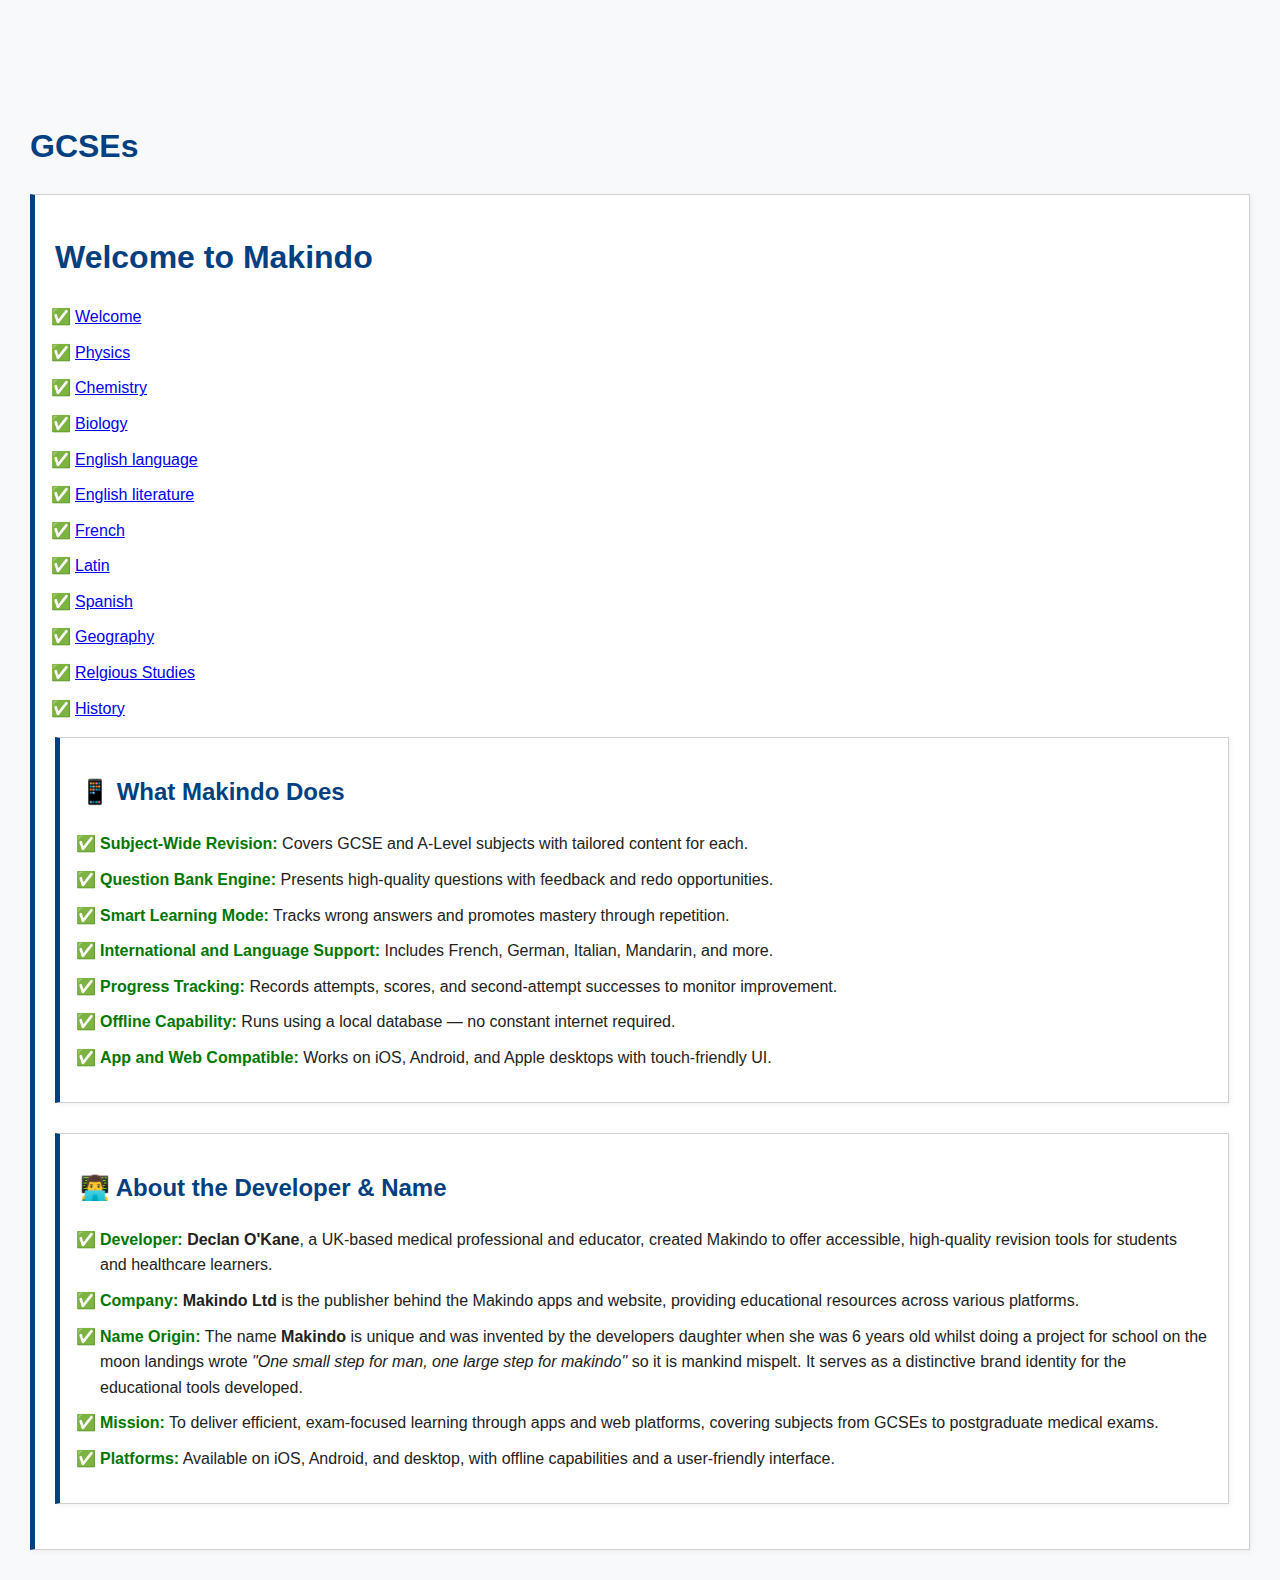
<file: index.html>
<!DOCTYPE html>
<html lang="en">
<head>
  <meta charset="UTF-8">
  <title>Top Tips for GCSEs</title>
  <link rel="stylesheet" href="styles.css">
</head>
<body>
   <h1>GCSEs</h1>

  <div w3-include-html="menu.html"></div>
  
 <div class="subject-block">
 

 <h1>Welcome to Makindo</h1>

<ul>
<li><A href="https://drokane.github.io/makindolearning/index.html">Welcome</A></li>
<li><A href="https://drokane.github.io/makindolearning/physics.html">Physics</A></li>  
<li><A href="https://drokane.github.io/makindolearning/chemistry.html">Chemistry</A></li> 
<li><A href="https://drokane.github.io/makindolearning/biology.html">Biology</A></li> 
<li><A href="https://drokane.github.io/makindolearning/english_language.html">English language</A></li> 
<li><A href="https://drokane.github.io/makindolearning/english_literature.html">English literature</A></li>     
 <li><A href="https://drokane.github.io/makindolearning/french.html">French</A></li> 
   <li><A href="https://drokane.github.io/makindolearning/latin.html">Latin</A></li>    
     <li><A href="https://drokane.github.io/makindolearning/spanish.html">Spanish</A></li>    
   <li><A href="https://drokane.github.io/makindolearning/geography.html">Geography</A></li>    
   <li><A href="https://drokane.github.io/makindolearning/religion.html">Relgious Studies</A></li>  
    <li><A href="https://drokane.github.io/makindolearning/history.html">History</A></li>     
</ul>

  
<div class="subject-block">
  <h2>📱 What Makindo Does</h2>
<ul>
<li><span class="tip">Subject-Wide Revision:</span> Covers GCSE and A-Level subjects with tailored content for each.</li>
<li><span class="tip">Question Bank Engine:</span> Presents high-quality questions with feedback and redo opportunities.</li>
<li><span class="tip">Smart Learning Mode:</span> Tracks wrong answers and promotes mastery through repetition.</li>
<li><span class="tip">International and Language Support:</span> Includes French, German, Italian, Mandarin, and more.</li>
<li><span class="tip">Progress Tracking:</span> Records attempts, scores, and second-attempt successes to monitor improvement.</li>
<li><span class="tip">Offline Capability:</span> Runs using a local database — no constant internet required.</li>
<li><span class="tip">App and Web Compatible:</span> Works on iOS, Android, and Apple desktops with touch-friendly UI.</li>
</ul>
</div>
<div class="subject-block">
  <h2>👨‍💻 About the Developer & Name</h2>
<ul>
<li><span class="tip">Developer:</span> <strong>Declan O'Kane</strong>, a UK-based medical professional and educator, created Makindo to offer accessible, high-quality revision tools for students and healthcare learners.</li>
<li><span class="tip">Company:</span> <strong>Makindo Ltd</strong> is the publisher behind the Makindo apps and website, providing educational resources across various platforms.</li>
<li><span class="tip">Name Origin:</span> The name <strong>Makindo</strong> is unique and was invented by the developers daughter when she was 6 years old whilst doing a project for school on the moon landings wrote <i>"One small step for man, one large step for makindo"</i> so it is mankind mispelt. It serves as a distinctive brand identity for the educational tools developed.</li>
<li><span class="tip">Mission:</span> To deliver efficient, exam-focused learning through apps and web platforms, covering subjects from GCSEs to postgraduate medical exams.</li>
<li><span class="tip">Platforms:</span> Available on iOS, Android, and desktop, with offline capabilities and a user-friendly interface.</li>
</ul>
</div>
</body>
</html>
</file>
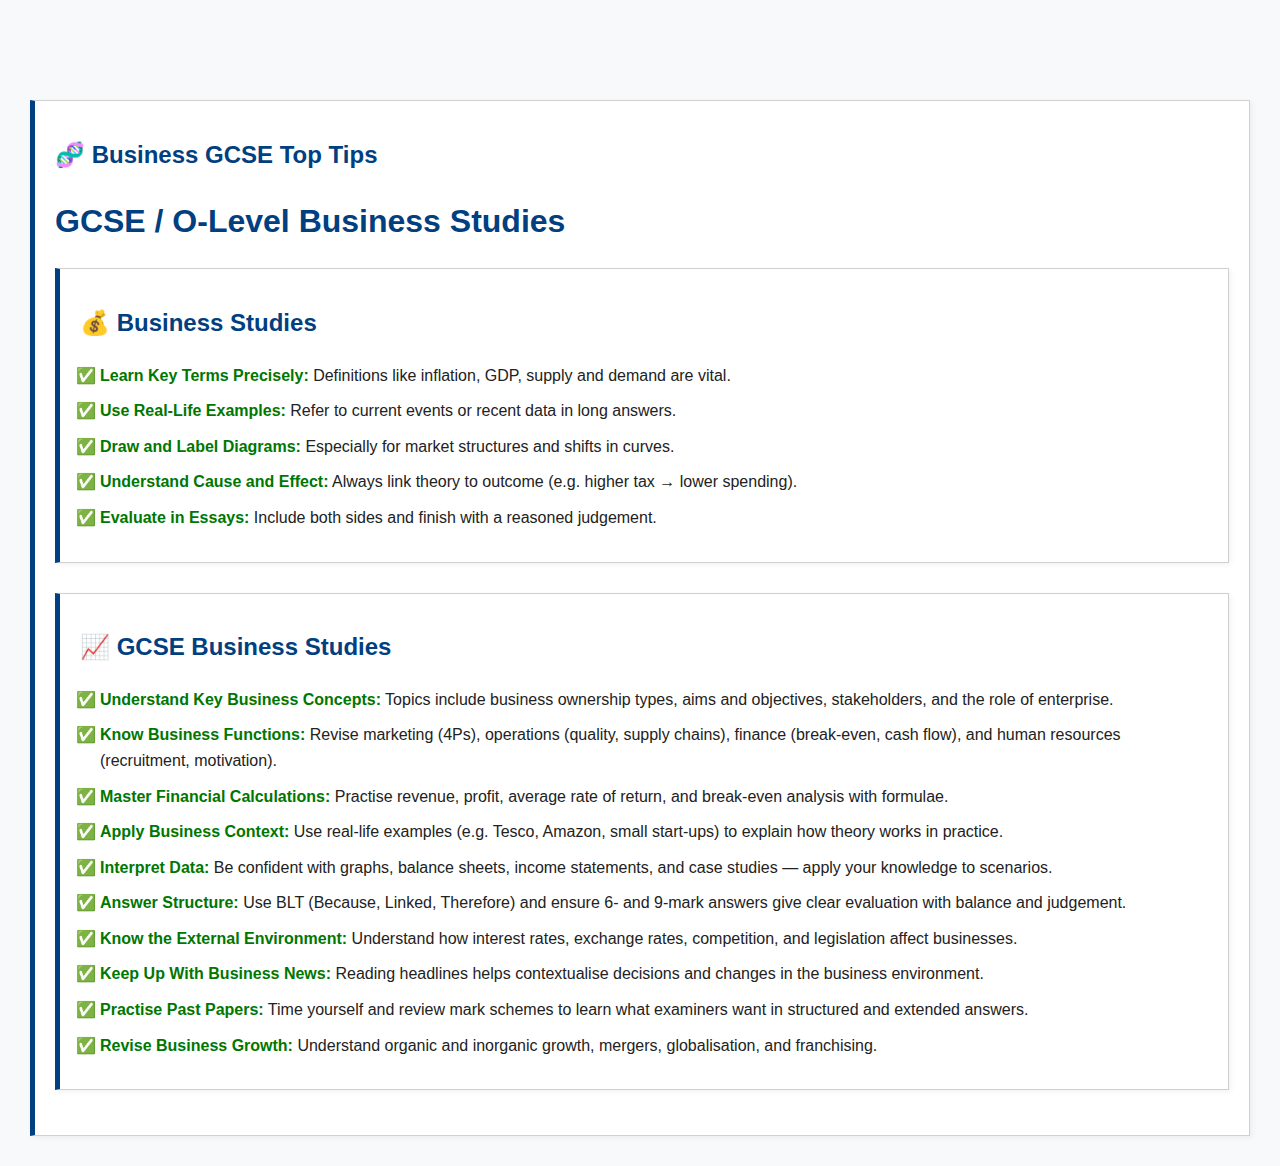
<file: business.html>
<!DOCTYPE html>
<html lang="en">
<head>
  <meta charset="UTF-8">
  <title>Top Tips for Business GCSE</title>
  <link rel="stylesheet" href="styles.css">
</head>
<div class="subject-block">
    <h2>🧬 Business GCSE Top Tips</h2>
    <div w3-include-html="content.html"></div>
<body>
  <h1>GCSE / O-Level Business Studies</h1>
<div class="subject-block">
  <h2>💰 Business Studies</h2>
<ul>
<li><span class="tip">Learn Key Terms Precisely:</span> Definitions like inflation, GDP, supply and demand are vital.</li>
<li><span class="tip">Use Real-Life Examples:</span> Refer to current events or recent data in long answers.</li>
<li><span class="tip">Draw and Label Diagrams:</span> Especially for market structures and shifts in curves.</li>
<li><span class="tip">Understand Cause and Effect:</span> Always link theory to outcome (e.g. higher tax → lower spending).</li>
<li><span class="tip">Evaluate in Essays:</span> Include both sides and finish with a reasoned judgement.</li>
</ul>
</div>
<div class="subject-block">
  <h2>📈 GCSE Business Studies</h2>
<ul>
<li><span class="tip">Understand Key Business Concepts:</span> Topics include business ownership types, aims and objectives, stakeholders, and the role of enterprise.</li>
<li><span class="tip">Know Business Functions:</span> Revise marketing (4Ps), operations (quality, supply chains), finance (break-even, cash flow), and human resources (recruitment, motivation).</li>
<li><span class="tip">Master Financial Calculations:</span> Practise revenue, profit, average rate of return, and break-even analysis with formulae.</li>
<li><span class="tip">Apply Business Context:</span> Use real-life examples (e.g. Tesco, Amazon, small start-ups) to explain how theory works in practice.</li>
<li><span class="tip">Interpret Data:</span> Be confident with graphs, balance sheets, income statements, and case studies — apply your knowledge to scenarios.</li>
<li><span class="tip">Answer Structure:</span> Use BLT (Because, Linked, Therefore) and ensure 6- and 9-mark answers give clear evaluation with balance and judgement.</li>
<li><span class="tip">Know the External Environment:</span> Understand how interest rates, exchange rates, competition, and legislation affect businesses.</li>
<li><span class="tip">Keep Up With Business News:</span> Reading headlines helps contextualise decisions and changes in the business environment.</li>
<li><span class="tip">Practise Past Papers:</span> Time yourself and review mark schemes to learn what examiners want in structured and extended answers.</li>
<li><span class="tip">Revise Business Growth:</span> Understand organic and inorganic growth, mergers, globalisation, and franchising.</li>
</ul>
</div>
</file>
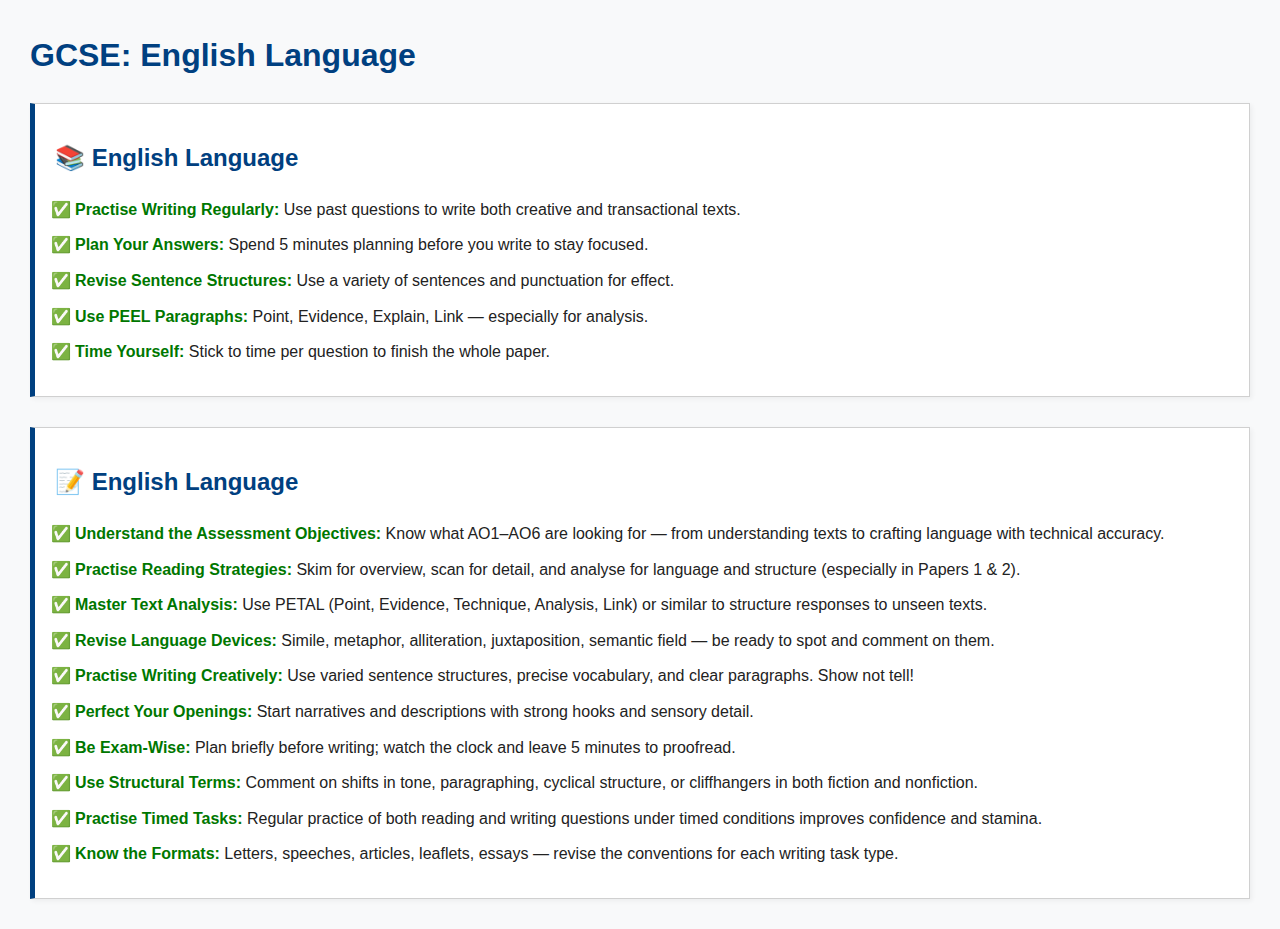
<file: english_language.html>
<!DOCTYPE html>
<html lang="en">
<head>
  <meta charset="UTF-8">
  <title>Top Tips for GCSE Science</title>
  <style>
    body {
      font-family: Arial, sans-serif;
      line-height: 1.6;
      margin: 30px;
      background: #f8f9fa;
      color: #222;
    }
    h1, h2 {
      color: #004080;
    }
    ul {
      list-style-type: "✅ ";
      padding-left: 20px;
    }
.sidebar, .sidepanel, #sidebar {
  display: none !important;
}
/* Expand main content to fill space */
.main-content, .content, #main {
  width: 100% !important;
  margin-left: 0 !important;
}
    li {
      margin-bottom: 10px;
    }
    .tip {
      font-weight: bold;
      color: #007700;
    }
    .subject-block {
      background: #ffffff;
      border: 1px solid #d0d0d0;
      border-left: 5px solid #004080;
      padding: 15px 20px;
      margin-bottom: 30px;
      box-shadow: 2px 2px 5px rgba(0,0,0,0.05);
    }
  </style>
</head>
<body>
  <h1>GCSE: English Language</h1>
  <div class="subject-block">
  <h2>📚 English Language</h2>
<ul>
<li><span class="tip">Practise Writing Regularly:</span> Use past questions to write both creative and transactional texts.</li>
<li><span class="tip">Plan Your Answers:</span> Spend 5 minutes planning before you write to stay focused.</li>
<li><span class="tip">Revise Sentence Structures:</span> Use a variety of sentences and punctuation for effect.</li>
<li><span class="tip">Use PEEL Paragraphs:</span> Point, Evidence, Explain, Link — especially for analysis.</li>
<li><span class="tip">Time Yourself:</span> Stick to time per question to finish the whole paper.</li>
</ul>
</div>
<div class="subject-block">
  <h2>📝 English Language</h2>
<ul>
<li><span class="tip">Understand the Assessment Objectives:</span> Know what AO1–AO6 are looking for — from understanding texts to crafting language with technical accuracy.</li>
<li><span class="tip">Practise Reading Strategies:</span> Skim for overview, scan for detail, and analyse for language and structure (especially in Papers 1 & 2).</li>
<li><span class="tip">Master Text Analysis:</span> Use PETAL (Point, Evidence, Technique, Analysis, Link) or similar to structure responses to unseen texts.</li>
<li><span class="tip">Revise Language Devices:</span> Simile, metaphor, alliteration, juxtaposition, semantic field — be ready to spot and comment on them.</li>
<li><span class="tip">Practise Writing Creatively:</span> Use varied sentence structures, precise vocabulary, and clear paragraphs. Show not tell!</li>
<li><span class="tip">Perfect Your Openings:</span> Start narratives and descriptions with strong hooks and sensory detail.</li>
<li><span class="tip">Be Exam-Wise:</span> Plan briefly before writing; watch the clock and leave 5 minutes to proofread.</li>
<li><span class="tip">Use Structural Terms:</span> Comment on shifts in tone, paragraphing, cyclical structure, or cliffhangers in both fiction and nonfiction.</li>
<li><span class="tip">Practise Timed Tasks:</span> Regular practice of both reading and writing questions under timed conditions improves confidence and stamina.</li>
<li><span class="tip">Know the Formats:</span> Letters, speeches, articles, leaflets, essays — revise the conventions for each writing task type.</li>
</ul>
</div>
</file>
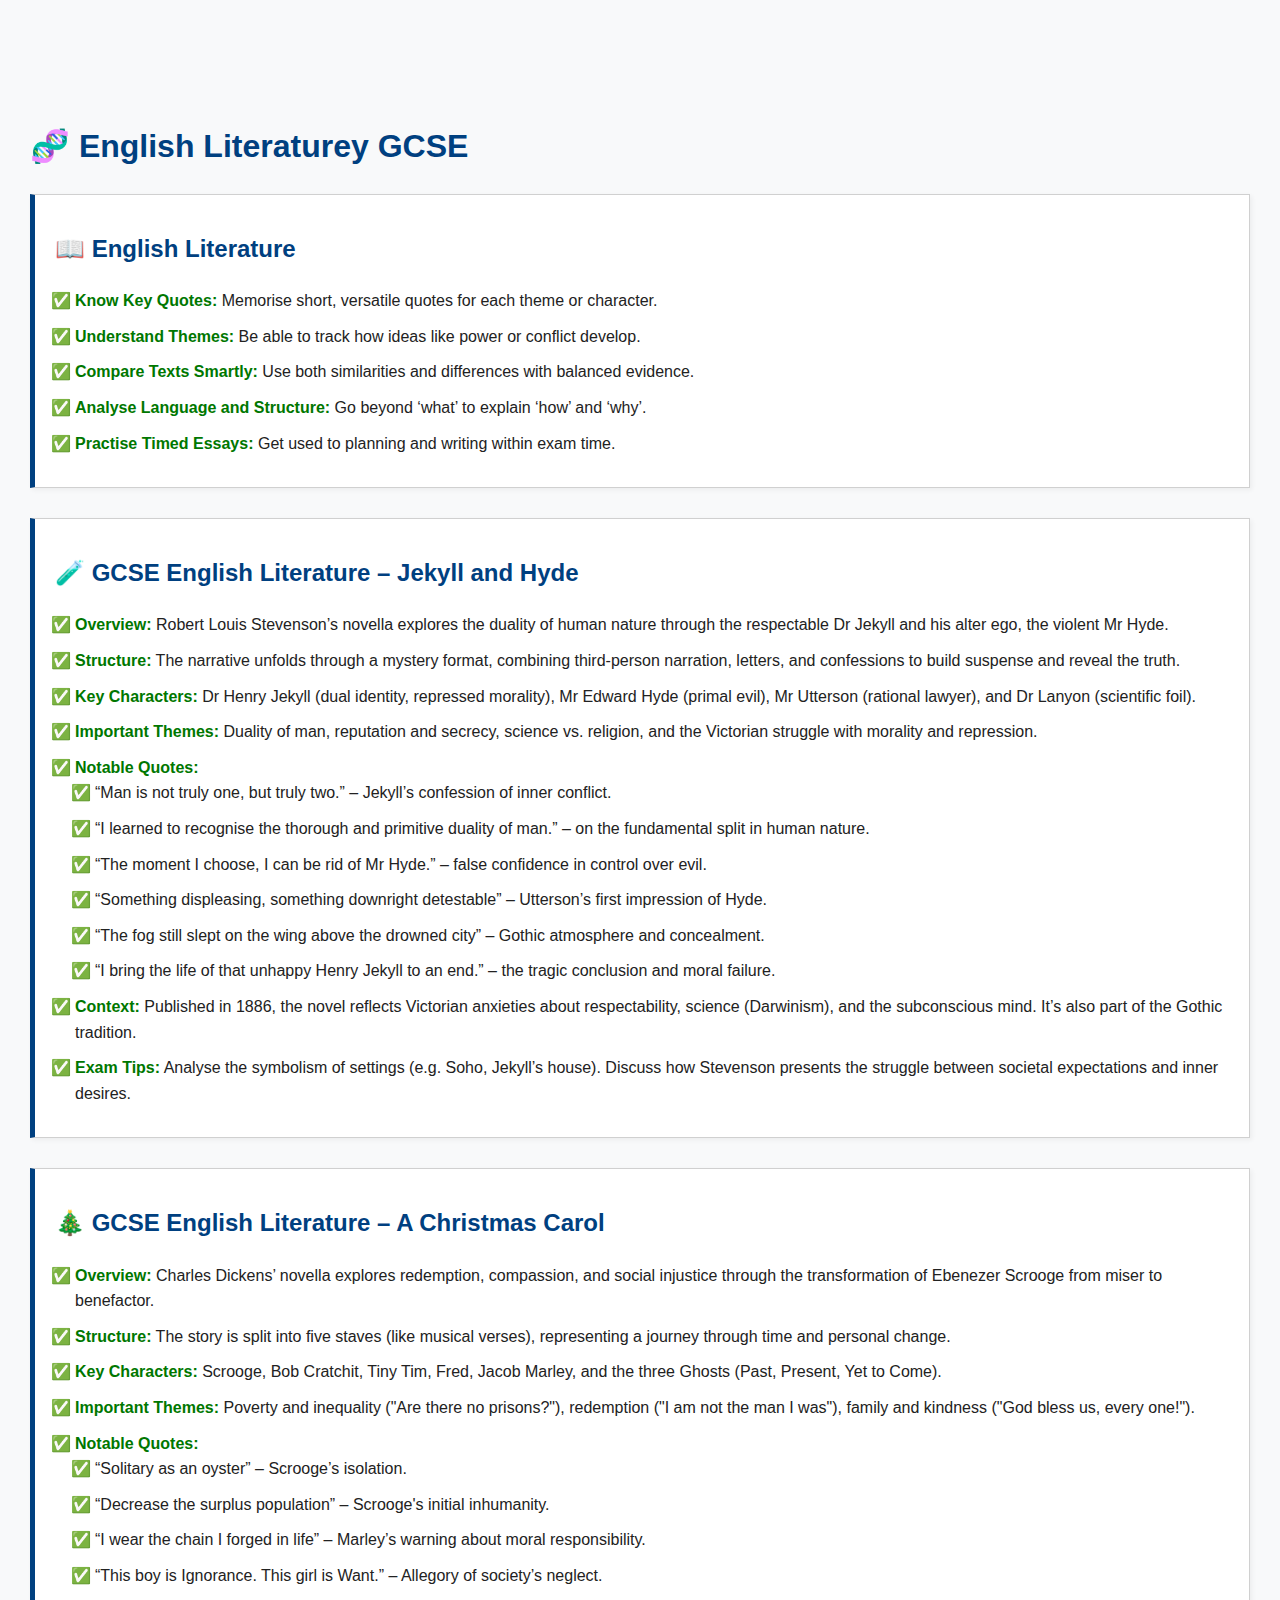
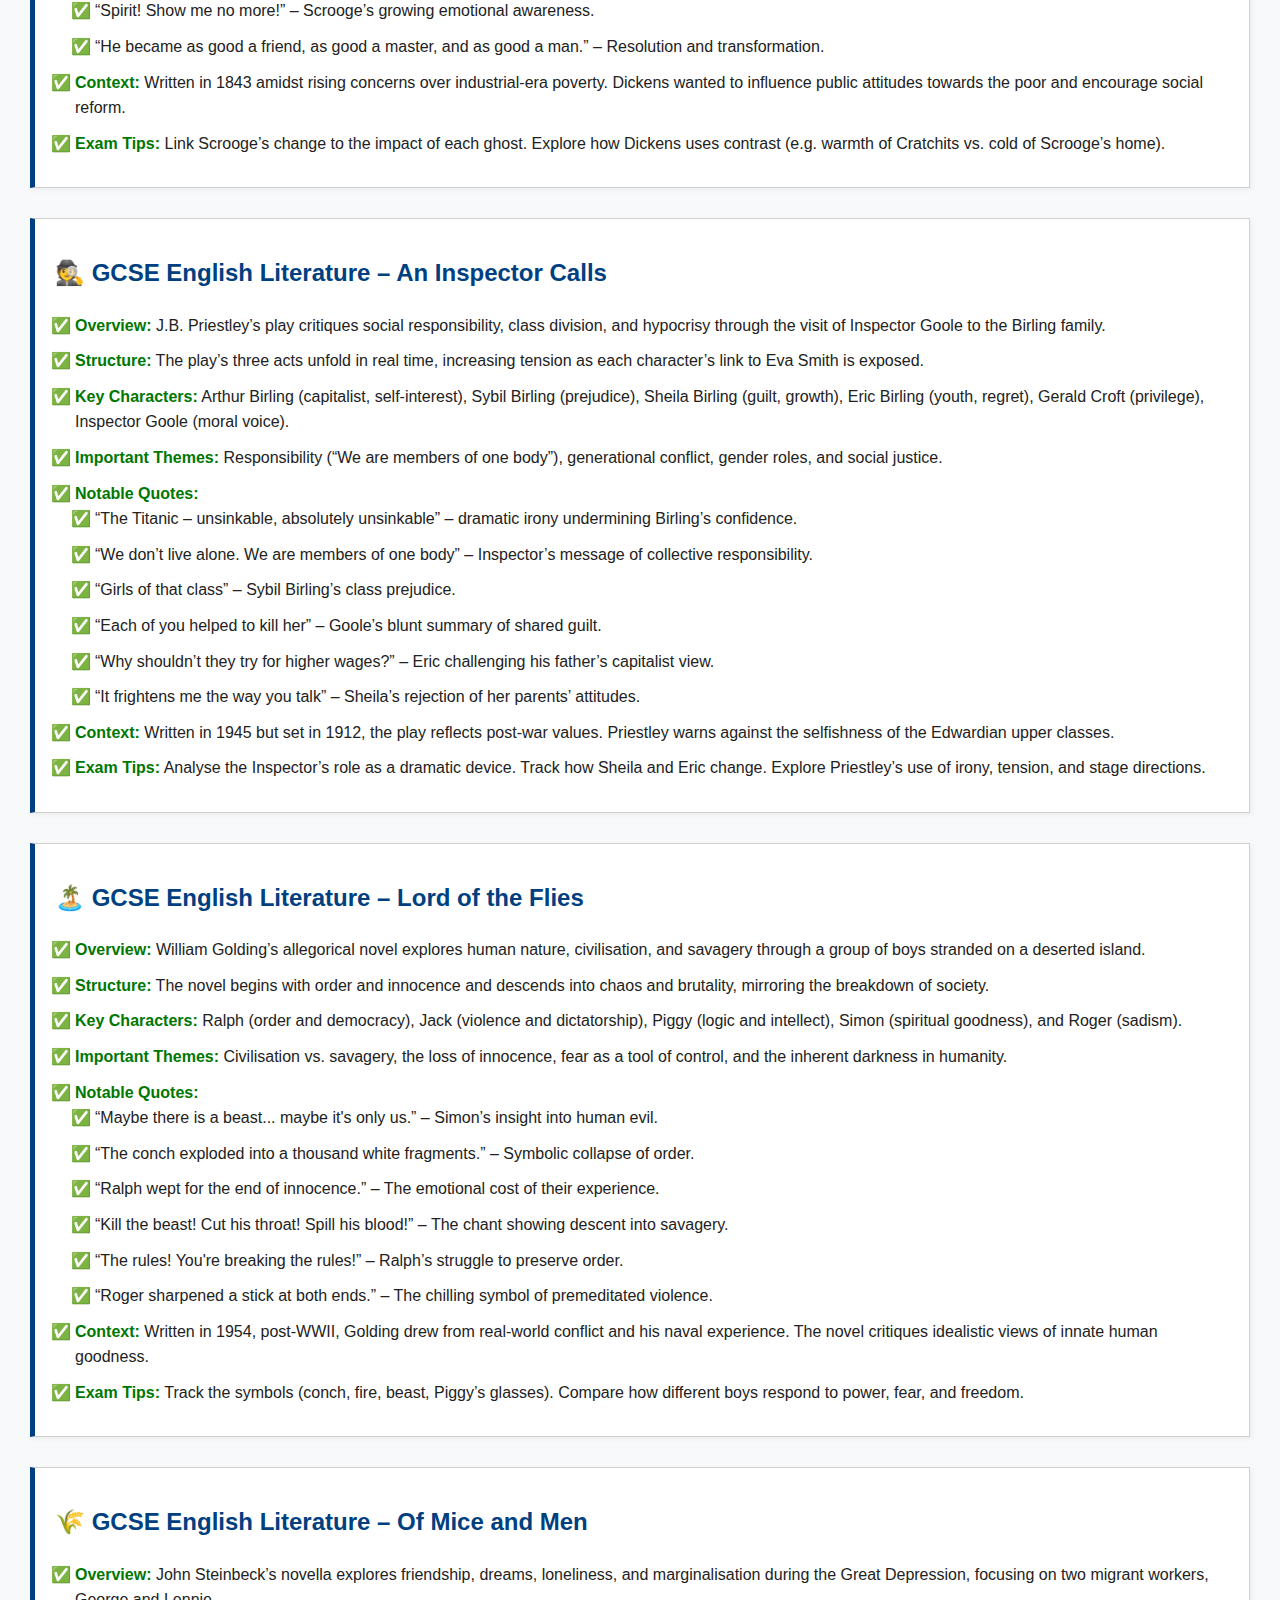
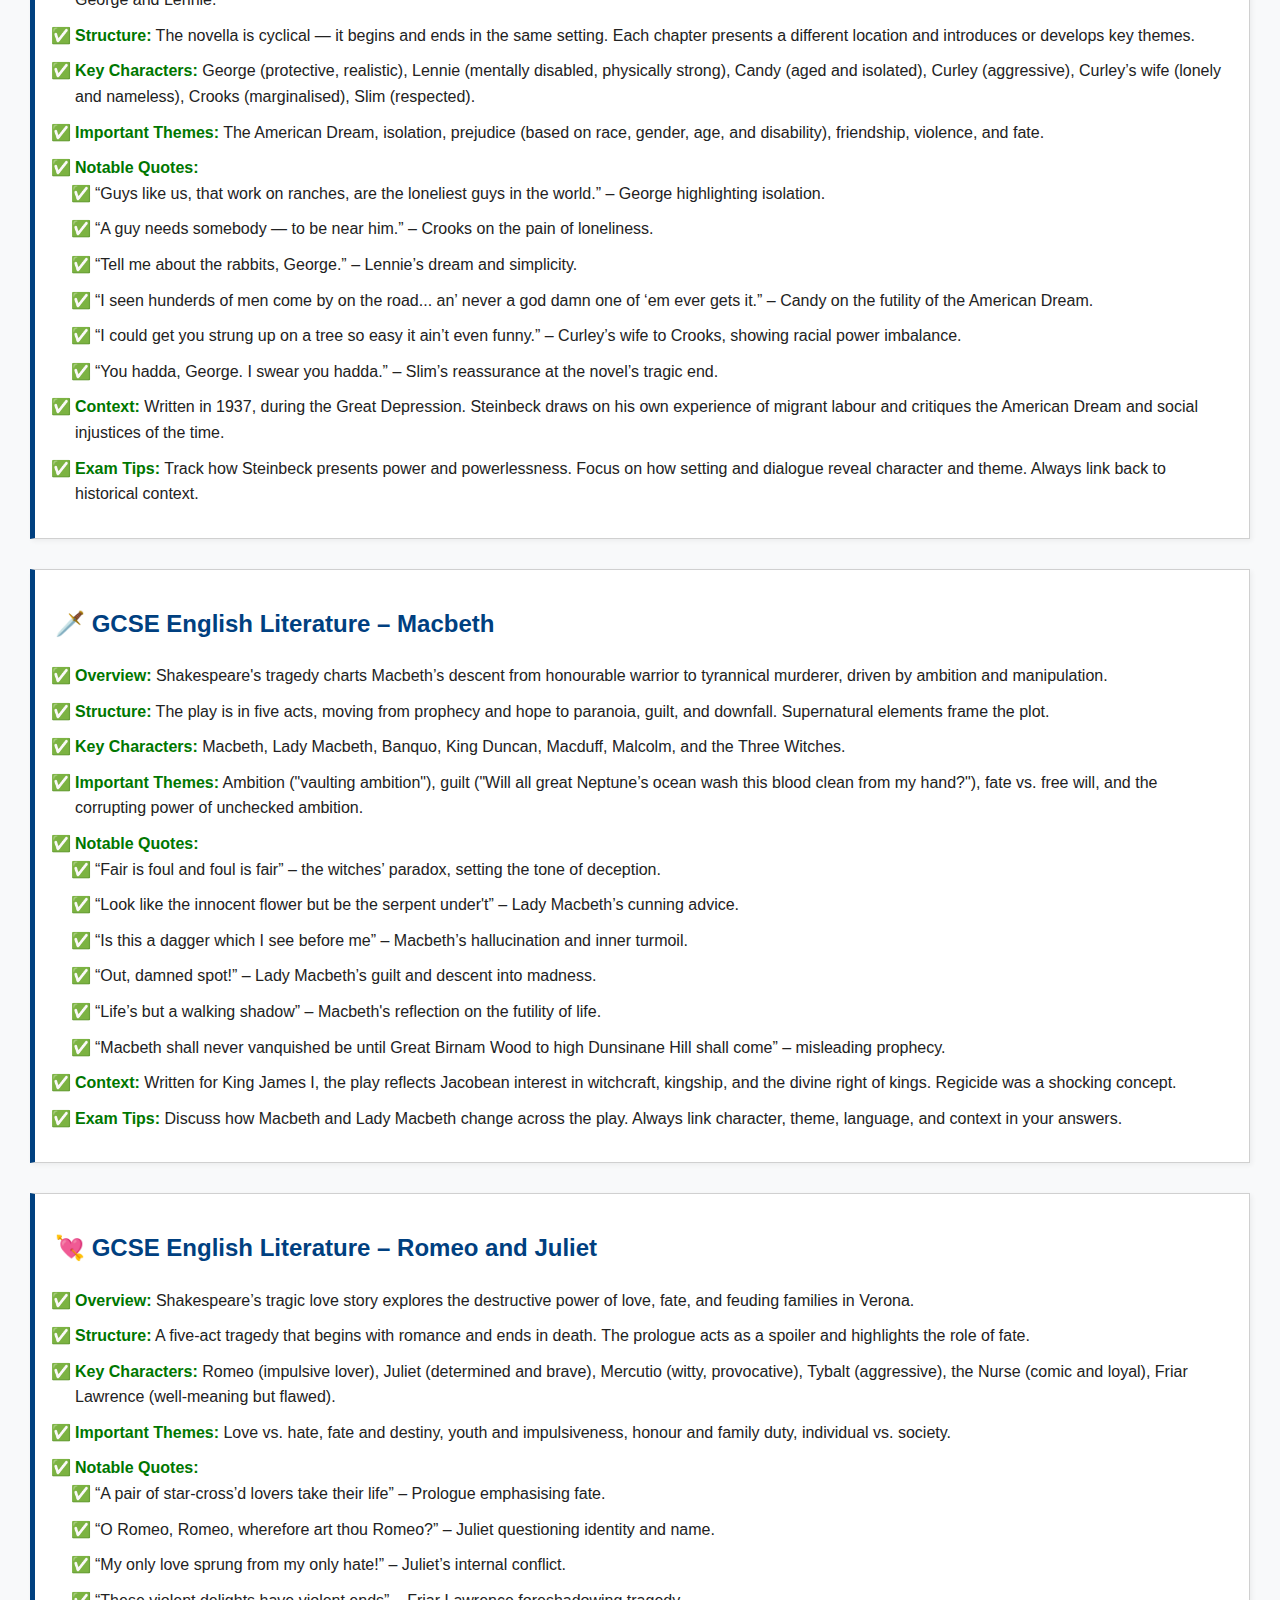
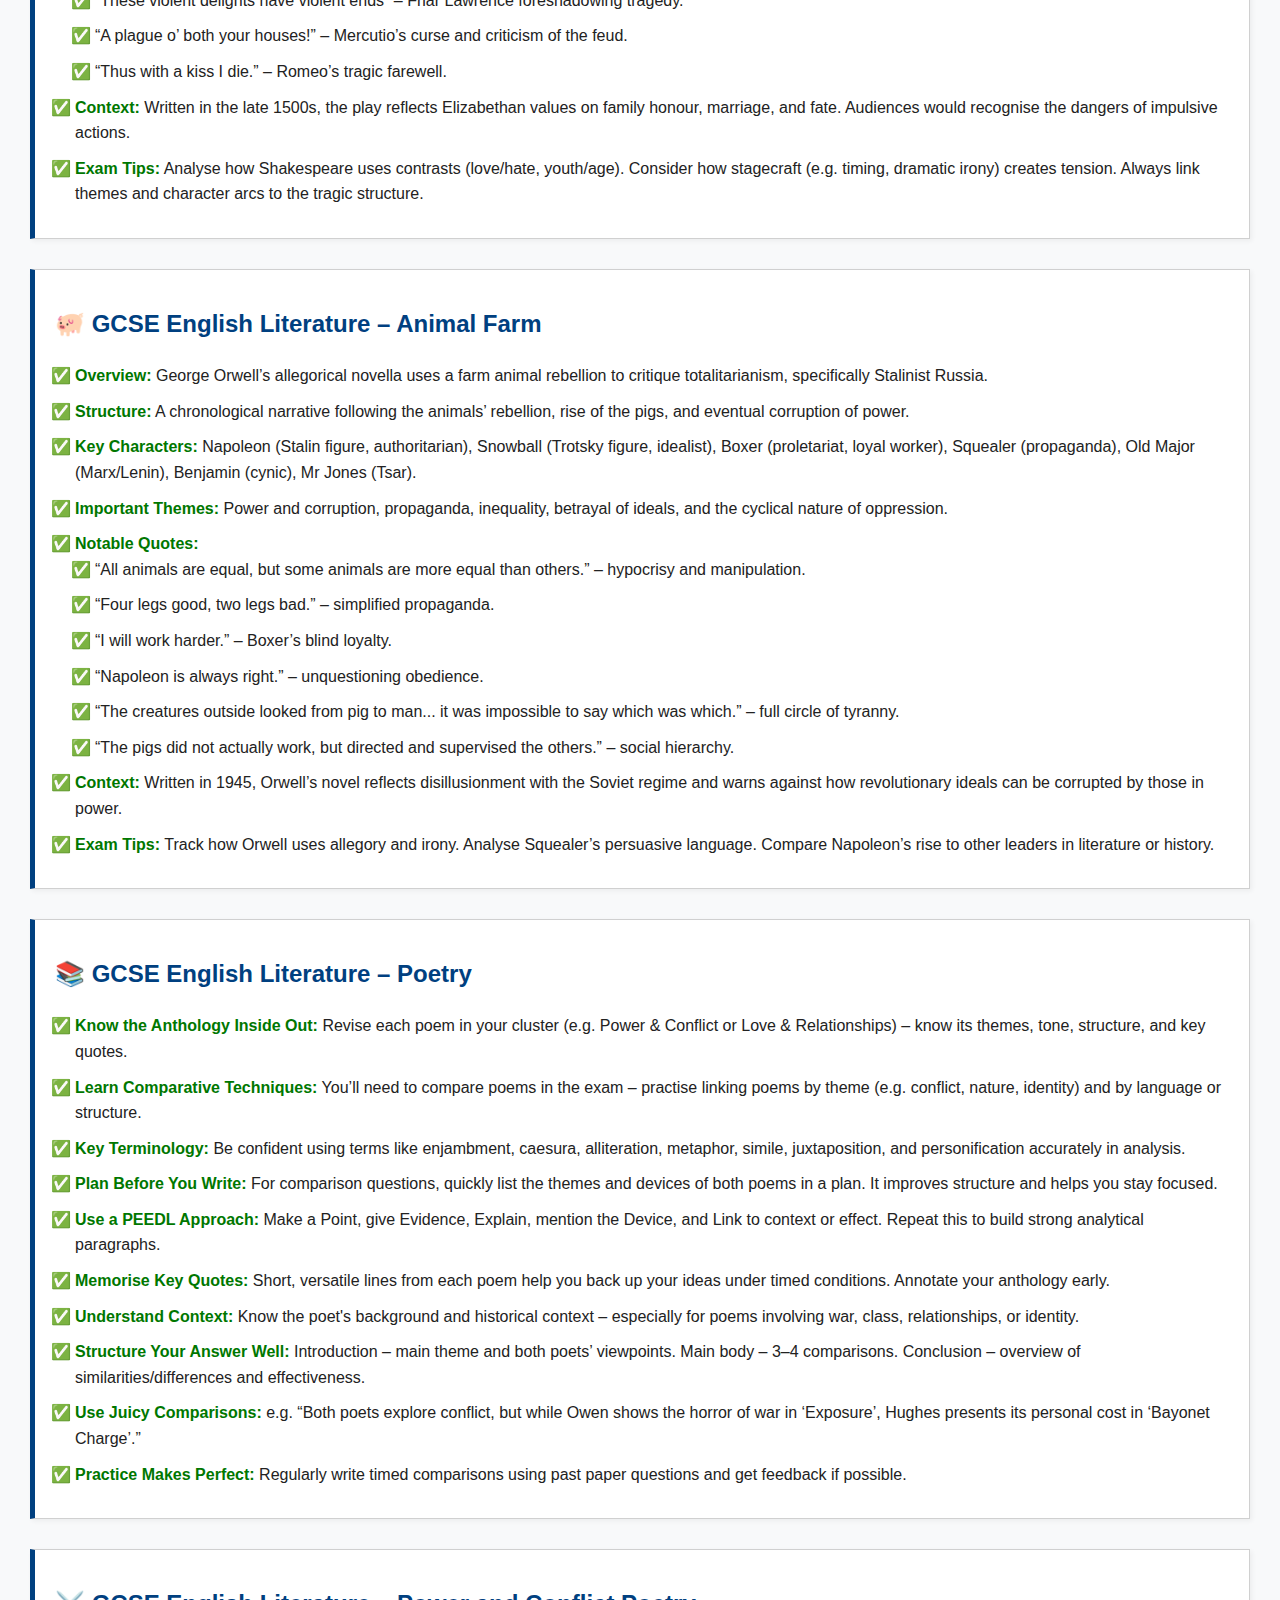
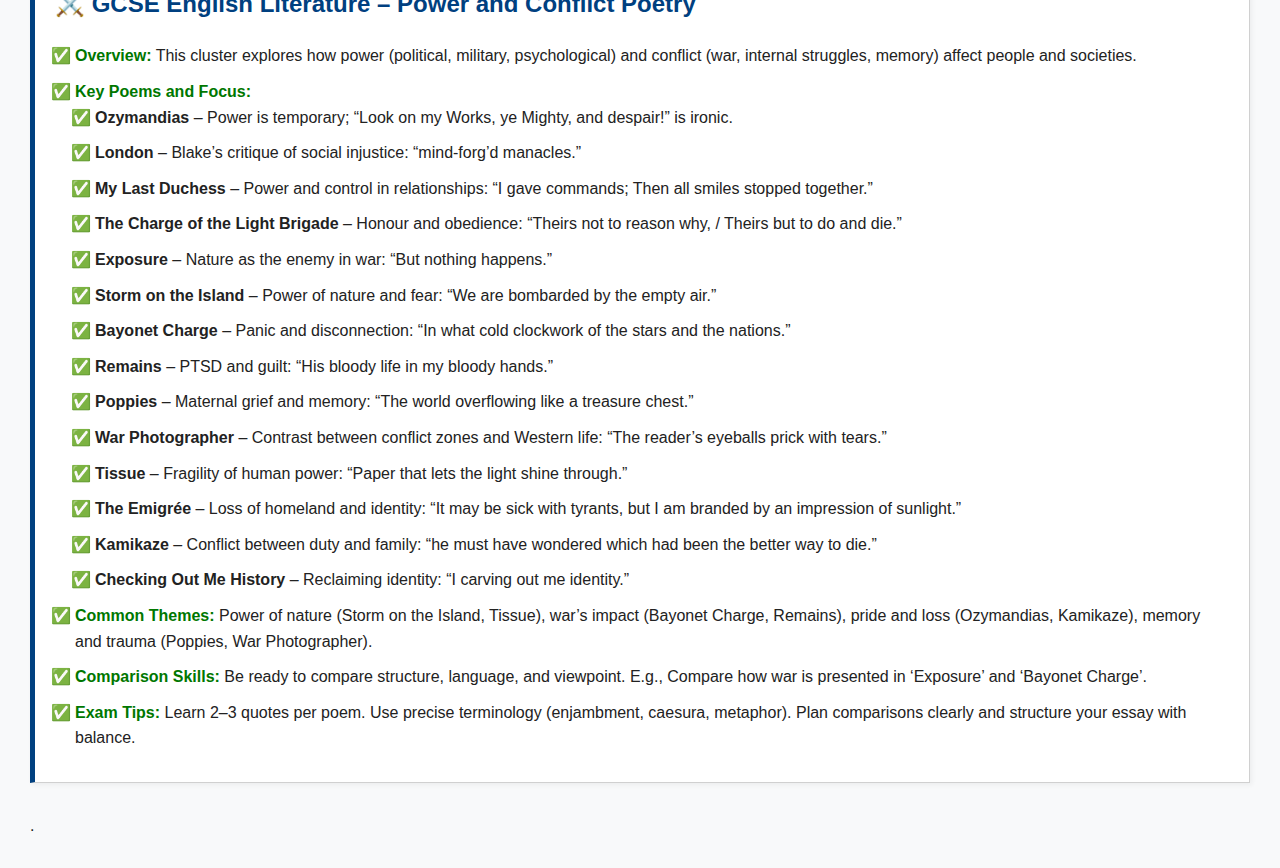
<file: English_literature.html>
<!DOCTYPE html>
<html lang="en">
<head>
  <meta charset="UTF-8">
  <title>Top Tips for English Literature GCSE</title>
  <link rel="stylesheet" href="styles.css">
</head>
<body>
  <h1>🧬 English Literaturey GCSE</h1>
  <div w3-include-html="menu.html"></div>
  <div class="subject-block">
  <h2>📖 English Literature</h2>
<ul>
<li><span class="tip">Know Key Quotes:</span> Memorise short, versatile quotes for each theme or character.</li>
<li><span class="tip">Understand Themes:</span> Be able to track how ideas like power or conflict develop.</li>
<li><span class="tip">Compare Texts Smartly:</span> Use both similarities and differences with balanced evidence.</li>
<li><span class="tip">Analyse Language and Structure:</span> Go beyond ‘what’ to explain ‘how’ and ‘why’.</li>
<li><span class="tip">Practise Timed Essays:</span> Get used to planning and writing within exam time.</li>
</ul>
</div>
<div class="subject-block">
  <h2>🧪 GCSE English Literature – Jekyll and Hyde</h2>
<ul>
<li><span class="tip">Overview:</span> Robert Louis Stevenson’s novella explores the duality of human nature through the respectable Dr Jekyll and his alter ego, the violent Mr Hyde.</li>
<li><span class="tip">Structure:</span> The narrative unfolds through a mystery format, combining third-person narration, letters, and confessions to build suspense and reveal the truth.</li>
<li><span class="tip">Key Characters:</span> Dr Henry Jekyll (dual identity, repressed morality), Mr Edward Hyde (primal evil), Mr Utterson (rational lawyer), and Dr Lanyon (scientific foil).</li>
<li><span class="tip">Important Themes:</span> Duality of man, reputation and secrecy, science vs. religion, and the Victorian struggle with morality and repression.</li>
<li><span class="tip">Notable Quotes:</span>
<ul>
<li>“Man is not truly one, but truly two.” – Jekyll’s confession of inner conflict.</li>
<li>“I learned to recognise the thorough and primitive duality of man.” – on the fundamental split in human nature.</li>
<li>“The moment I choose, I can be rid of Mr Hyde.” – false confidence in control over evil.</li>
<li>“Something displeasing, something downright detestable” – Utterson’s first impression of Hyde.</li>
<li>“The fog still slept on the wing above the drowned city” – Gothic atmosphere and concealment.</li>
<li>“I bring the life of that unhappy Henry Jekyll to an end.” – the tragic conclusion and moral failure.</li>
</ul>
    </li>
<li><span class="tip">Context:</span> Published in 1886, the novel reflects Victorian anxieties about respectability, science (Darwinism), and the subconscious mind. It’s also part of the Gothic tradition.</li>
<li><span class="tip">Exam Tips:</span> Analyse the symbolism of settings (e.g. Soho, Jekyll’s house). Discuss how Stevenson presents the struggle between societal expectations and inner desires.</li>
</ul>
</div>
<div class="subject-block">
  <h2>🎄 GCSE English Literature – A Christmas Carol</h2>
<ul>
<li><span class="tip">Overview:</span> Charles Dickens’ novella explores redemption, compassion, and social injustice through the transformation of Ebenezer Scrooge from miser to benefactor.</li>
<li><span class="tip">Structure:</span> The story is split into five staves (like musical verses), representing a journey through time and personal change.</li>
<li><span class="tip">Key Characters:</span> Scrooge, Bob Cratchit, Tiny Tim, Fred, Jacob Marley, and the three Ghosts (Past, Present, Yet to Come).</li>
<li><span class="tip">Important Themes:</span> Poverty and inequality ("Are there no prisons?"), redemption ("I am not the man I was"), family and kindness ("God bless us, every one!").</li>
<li><span class="tip">Notable Quotes:</span>
<ul>
<li>“Solitary as an oyster” – Scrooge’s isolation.</li>
<li>“Decrease the surplus population” – Scrooge's initial inhumanity.</li>
<li>“I wear the chain I forged in life” – Marley’s warning about moral responsibility.</li>
<li>“This boy is Ignorance. This girl is Want.” – Allegory of society’s neglect.</li>
<li>“Spirit! Show me no more!” – Scrooge’s growing emotional awareness.</li>
<li>“He became as good a friend, as good a master, and as good a man.” – Resolution and transformation.</li>
</ul>
    </li>
<li><span class="tip">Context:</span> Written in 1843 amidst rising concerns over industrial-era poverty. Dickens wanted to influence public attitudes towards the poor and encourage social reform.</li>
<li><span class="tip">Exam Tips:</span> Link Scrooge’s change to the impact of each ghost. Explore how Dickens uses contrast (e.g. warmth of Cratchits vs. cold of Scrooge’s home).</li>
</ul>
</div>
<div class="subject-block">
  <h2>🕵️ GCSE English Literature – An Inspector Calls</h2>
<ul>
<li><span class="tip">Overview:</span> J.B. Priestley’s play critiques social responsibility, class division, and hypocrisy through the visit of Inspector Goole to the Birling family.</li>
<li><span class="tip">Structure:</span> The play’s three acts unfold in real time, increasing tension as each character’s link to Eva Smith is exposed.</li>
<li><span class="tip">Key Characters:</span> Arthur Birling (capitalist, self-interest), Sybil Birling (prejudice), Sheila Birling (guilt, growth), Eric Birling (youth, regret), Gerald Croft (privilege), Inspector Goole (moral voice).</li>
<li><span class="tip">Important Themes:</span> Responsibility (“We are members of one body”), generational conflict, gender roles, and social justice.</li>
<li><span class="tip">Notable Quotes:</span>
<ul>
<li>“The Titanic – unsinkable, absolutely unsinkable” – dramatic irony undermining Birling’s confidence.</li>
<li>“We don’t live alone. We are members of one body” – Inspector’s message of collective responsibility.</li>
<li>“Girls of that class” – Sybil Birling’s class prejudice.</li>
<li>“Each of you helped to kill her” – Goole’s blunt summary of shared guilt.</li>
<li>“Why shouldn’t they try for higher wages?” – Eric challenging his father’s capitalist view.</li>
<li>“It frightens me the way you talk” – Sheila’s rejection of her parents’ attitudes.</li>
</ul>
    </li>
<li><span class="tip">Context:</span> Written in 1945 but set in 1912, the play reflects post-war values. Priestley warns against the selfishness of the Edwardian upper classes.</li>
<li><span class="tip">Exam Tips:</span> Analyse the Inspector’s role as a dramatic device. Track how Sheila and Eric change. Explore Priestley’s use of irony, tension, and stage directions.</li>
</ul>
</div>
<div class="subject-block">
  <h2>🏝️ GCSE English Literature – Lord of the Flies</h2>
<ul>
<li><span class="tip">Overview:</span> William Golding’s allegorical novel explores human nature, civilisation, and savagery through a group of boys stranded on a deserted island.</li>
<li><span class="tip">Structure:</span> The novel begins with order and innocence and descends into chaos and brutality, mirroring the breakdown of society.</li>
<li><span class="tip">Key Characters:</span> Ralph (order and democracy), Jack (violence and dictatorship), Piggy (logic and intellect), Simon (spiritual goodness), and Roger (sadism).</li>
<li><span class="tip">Important Themes:</span> Civilisation vs. savagery, the loss of innocence, fear as a tool of control, and the inherent darkness in humanity.</li>
<li><span class="tip">Notable Quotes:</span>
<ul>
<li>“Maybe there is a beast... maybe it's only us.” – Simon’s insight into human evil.</li>
<li>“The conch exploded into a thousand white fragments.” – Symbolic collapse of order.</li>
<li>“Ralph wept for the end of innocence.” – The emotional cost of their experience.</li>
<li>“Kill the beast! Cut his throat! Spill his blood!” – The chant showing descent into savagery.</li>
<li>“The rules! You're breaking the rules!” – Ralph’s struggle to preserve order.</li>
<li>“Roger sharpened a stick at both ends.” – The chilling symbol of premeditated violence.</li>
</ul>
    </li>
<li><span class="tip">Context:</span> Written in 1954, post-WWII, Golding drew from real-world conflict and his naval experience. The novel critiques idealistic views of innate human goodness.</li>
<li><span class="tip">Exam Tips:</span> Track the symbols (conch, fire, beast, Piggy’s glasses). Compare how different boys respond to power, fear, and freedom.</li>
</ul>
</div>
<div class="subject-block">
  <h2>🌾 GCSE English Literature – Of Mice and Men</h2>
<ul>
<li><span class="tip">Overview:</span> John Steinbeck’s novella explores friendship, dreams, loneliness, and marginalisation during the Great Depression, focusing on two migrant workers, George and Lennie.</li>
<li><span class="tip">Structure:</span> The novella is cyclical — it begins and ends in the same setting. Each chapter presents a different location and introduces or develops key themes.</li>
<li><span class="tip">Key Characters:</span> George (protective, realistic), Lennie (mentally disabled, physically strong), Candy (aged and isolated), Curley (aggressive), Curley’s wife (lonely and nameless), Crooks (marginalised), Slim (respected).</li>
<li><span class="tip">Important Themes:</span> The American Dream, isolation, prejudice (based on race, gender, age, and disability), friendship, violence, and fate.</li>
<li><span class="tip">Notable Quotes:</span>
<ul>
<li>“Guys like us, that work on ranches, are the loneliest guys in the world.” – George highlighting isolation.</li>
<li>“A guy needs somebody — to be near him.” – Crooks on the pain of loneliness.</li>
<li>“Tell me about the rabbits, George.” – Lennie’s dream and simplicity.</li>
<li>“I seen hunderds of men come by on the road... an’ never a god damn one of ‘em ever gets it.” – Candy on the futility of the American Dream.</li>
<li>“I could get you strung up on a tree so easy it ain’t even funny.” – Curley’s wife to Crooks, showing racial power imbalance.</li>
<li>“You hadda, George. I swear you hadda.” – Slim’s reassurance at the novel’s tragic end.</li>
</ul>
    </li>
<li><span class="tip">Context:</span> Written in 1937, during the Great Depression. Steinbeck draws on his own experience of migrant labour and critiques the American Dream and social injustices of the time.</li>
<li><span class="tip">Exam Tips:</span> Track how Steinbeck presents power and powerlessness. Focus on how setting and dialogue reveal character and theme. Always link back to historical context.</li>
</ul>
</div>
<div class="subject-block">
  <h2>🗡️ GCSE English Literature – Macbeth</h2>
<ul>
<li><span class="tip">Overview:</span> Shakespeare's tragedy charts Macbeth’s descent from honourable warrior to tyrannical murderer, driven by ambition and manipulation.</li>
<li><span class="tip">Structure:</span> The play is in five acts, moving from prophecy and hope to paranoia, guilt, and downfall. Supernatural elements frame the plot.</li>
<li><span class="tip">Key Characters:</span> Macbeth, Lady Macbeth, Banquo, King Duncan, Macduff, Malcolm, and the Three Witches.</li>
<li><span class="tip">Important Themes:</span> Ambition ("vaulting ambition"), guilt ("Will all great Neptune’s ocean wash this blood clean from my hand?"), fate vs. free will, and the corrupting power of unchecked ambition.</li>
<li><span class="tip">Notable Quotes:</span>
<ul>
<li>“Fair is foul and foul is fair” – the witches’ paradox, setting the tone of deception.</li>
<li>“Look like the innocent flower but be the serpent under't” – Lady Macbeth’s cunning advice.</li>
<li>“Is this a dagger which I see before me” – Macbeth’s hallucination and inner turmoil.</li>
<li>“Out, damned spot!” – Lady Macbeth’s guilt and descent into madness.</li>
<li>“Life’s but a walking shadow” – Macbeth's reflection on the futility of life.</li>
<li>“Macbeth shall never vanquished be until Great Birnam Wood to high Dunsinane Hill shall come” – misleading prophecy.</li>
</ul>
    </li>
<li><span class="tip">Context:</span> Written for King James I, the play reflects Jacobean interest in witchcraft, kingship, and the divine right of kings. Regicide was a shocking concept.</li>
<li><span class="tip">Exam Tips:</span> Discuss how Macbeth and Lady Macbeth change across the play. Always link character, theme, language, and context in your answers.</li>
</ul>
</div>
<div class="subject-block">
  <h2>💘 GCSE English Literature – Romeo and Juliet</h2>
<ul>
<li><span class="tip">Overview:</span> Shakespeare’s tragic love story explores the destructive power of love, fate, and feuding families in Verona.</li>
<li><span class="tip">Structure:</span> A five-act tragedy that begins with romance and ends in death. The prologue acts as a spoiler and highlights the role of fate.</li>
<li><span class="tip">Key Characters:</span> Romeo (impulsive lover), Juliet (determined and brave), Mercutio (witty, provocative), Tybalt (aggressive), the Nurse (comic and loyal), Friar Lawrence (well-meaning but flawed).</li>
<li><span class="tip">Important Themes:</span> Love vs. hate, fate and destiny, youth and impulsiveness, honour and family duty, individual vs. society.</li>
<li><span class="tip">Notable Quotes:</span>
<ul>
<li>“A pair of star-cross’d lovers take their life” – Prologue emphasising fate.</li>
<li>“O Romeo, Romeo, wherefore art thou Romeo?” – Juliet questioning identity and name.</li>
<li>“My only love sprung from my only hate!” – Juliet’s internal conflict.</li>
<li>“These violent delights have violent ends” – Friar Lawrence foreshadowing tragedy.</li>
<li>“A plague o’ both your houses!” – Mercutio’s curse and criticism of the feud.</li>
<li>“Thus with a kiss I die.” – Romeo’s tragic farewell.</li>
</ul>
    </li>
<li><span class="tip">Context:</span> Written in the late 1500s, the play reflects Elizabethan values on family honour, marriage, and fate. Audiences would recognise the dangers of impulsive actions.</li>
<li><span class="tip">Exam Tips:</span> Analyse how Shakespeare uses contrasts (love/hate, youth/age). Consider how stagecraft (e.g. timing, dramatic irony) creates tension. Always link themes and character arcs to the tragic structure.</li>
</ul>
</div>
<div class="subject-block">
  <h2>🐖 GCSE English Literature – Animal Farm</h2>
<ul>
<li><span class="tip">Overview:</span> George Orwell’s allegorical novella uses a farm animal rebellion to critique totalitarianism, specifically Stalinist Russia.</li>
<li><span class="tip">Structure:</span> A chronological narrative following the animals’ rebellion, rise of the pigs, and eventual corruption of power.</li>
<li><span class="tip">Key Characters:</span> Napoleon (Stalin figure, authoritarian), Snowball (Trotsky figure, idealist), Boxer (proletariat, loyal worker), Squealer (propaganda), Old Major (Marx/Lenin), Benjamin (cynic), Mr Jones (Tsar).</li>
<li><span class="tip">Important Themes:</span> Power and corruption, propaganda, inequality, betrayal of ideals, and the cyclical nature of oppression.</li>
<li><span class="tip">Notable Quotes:</span>
<ul>
<li>“All animals are equal, but some animals are more equal than others.” – hypocrisy and manipulation.</li>
<li>“Four legs good, two legs bad.” – simplified propaganda.</li>
<li>“I will work harder.” – Boxer’s blind loyalty.</li>
<li>“Napoleon is always right.” – unquestioning obedience.</li>
<li>“The creatures outside looked from pig to man... it was impossible to say which was which.” – full circle of tyranny.</li>
<li>“The pigs did not actually work, but directed and supervised the others.” – social hierarchy.</li>
</ul>
    </li>
<li><span class="tip">Context:</span> Written in 1945, Orwell’s novel reflects disillusionment with the Soviet regime and warns against how revolutionary ideals can be corrupted by those in power.</li>
<li><span class="tip">Exam Tips:</span> Track how Orwell uses allegory and irony. Analyse Squealer’s persuasive language. Compare Napoleon’s rise to other leaders in literature or history.</li>
</ul>
</div>
<div class="subject-block">
  <h2>📚 GCSE English Literature – Poetry</h2>
<ul>
<li><span class="tip">Know the Anthology Inside Out:</span> Revise each poem in your cluster (e.g. Power & Conflict or Love & Relationships) – know its themes, tone, structure, and key quotes.</li>
<li><span class="tip">Learn Comparative Techniques:</span> You’ll need to compare poems in the exam – practise linking poems by theme (e.g. conflict, nature, identity) and by language or structure.</li>
<li><span class="tip">Key Terminology:</span> Be confident using terms like enjambment, caesura, alliteration, metaphor, simile, juxtaposition, and personification accurately in analysis.</li>
<li><span class="tip">Plan Before You Write:</span> For comparison questions, quickly list the themes and devices of both poems in a plan. It improves structure and helps you stay focused.</li>
<li><span class="tip">Use a PEEDL Approach:</span> Make a Point, give Evidence, Explain, mention the Device, and Link to context or effect. Repeat this to build strong analytical paragraphs.</li>
<li><span class="tip">Memorise Key Quotes:</span> Short, versatile lines from each poem help you back up your ideas under timed conditions. Annotate your anthology early.</li>
<li><span class="tip">Understand Context:</span> Know the poet's background and historical context – especially for poems involving war, class, relationships, or identity.</li>
<li><span class="tip">Structure Your Answer Well:</span> Introduction – main theme and both poets’ viewpoints. Main body – 3–4 comparisons. Conclusion – overview of similarities/differences and effectiveness.</li>
<li><span class="tip">Use Juicy Comparisons:</span> e.g. “Both poets explore conflict, but while Owen shows the horror of war in ‘Exposure’, Hughes presents its personal cost in ‘Bayonet Charge’.”</li>
<li><span class="tip">Practice Makes Perfect:</span> Regularly write timed comparisons using past paper questions and get feedback if possible.</li>
</ul>
</div>
<div class="subject-block">
  <h2>⚔️ GCSE English Literature – Power and Conflict Poetry</h2>
<ul>
<li><span class="tip">Overview:</span> This cluster explores how power (political, military, psychological) and conflict (war, internal struggles, memory) affect people and societies.</li>
<li><span class="tip">Key Poems and Focus:</span>
<ul>
<li><strong>Ozymandias</strong> – Power is temporary; “Look on my Works, ye Mighty, and despair!” is ironic.</li>
<li><strong>London</strong> – Blake’s critique of social injustice: “mind-forg’d manacles.”</li>
<li><strong>My Last Duchess</strong> – Power and control in relationships: “I gave commands; Then all smiles stopped together.”</li>
<li><strong>The Charge of the Light Brigade</strong> – Honour and obedience: “Theirs not to reason why, / Theirs but to do and die.”</li>
<li><strong>Exposure</strong> – Nature as the enemy in war: “But nothing happens.”</li>
<li><strong>Storm on the Island</strong> – Power of nature and fear: “We are bombarded by the empty air.”</li>
<li><strong>Bayonet Charge</strong> – Panic and disconnection: “In what cold clockwork of the stars and the nations.”</li>
<li><strong>Remains</strong> – PTSD and guilt: “His bloody life in my bloody hands.”</li>
<li><strong>Poppies</strong> – Maternal grief and memory: “The world overflowing like a treasure chest.”</li>
<li><strong>War Photographer</strong> – Contrast between conflict zones and Western life: “The reader’s eyeballs prick with tears.”</li>
<li><strong>Tissue</strong> – Fragility of human power: “Paper that lets the light shine through.”</li>
<li><strong>The Emigrée</strong> – Loss of homeland and identity: “It may be sick with tyrants, but I am branded by an impression of sunlight.”</li>
<li><strong>Kamikaze</strong> – Conflict between duty and family: “he must have wondered which had been the better way to die.”</li>
<li><strong>Checking Out Me History</strong> – Reclaiming identity: “I carving out me identity.”</li>
</ul>
    </li>
<li><span class="tip">Common Themes:</span> Power of nature (Storm on the Island, Tissue), war’s impact (Bayonet Charge, Remains), pride and loss (Ozymandias, Kamikaze), memory and trauma (Poppies, War Photographer).</li>
<li><span class="tip">Comparison Skills:</span> Be ready to compare structure, language, and viewpoint. E.g., Compare how war is presented in ‘Exposure’ and ‘Bayonet Charge’.</li>
<li><span class="tip">Exam Tips:</span> Learn 2–3 quotes per poem. Use precise terminology (enjambment, caesura, metaphor). Plan comparisons clearly and structure your essay with balance.</li>
</ul>
</div>
</body>
</html>

.
</file>
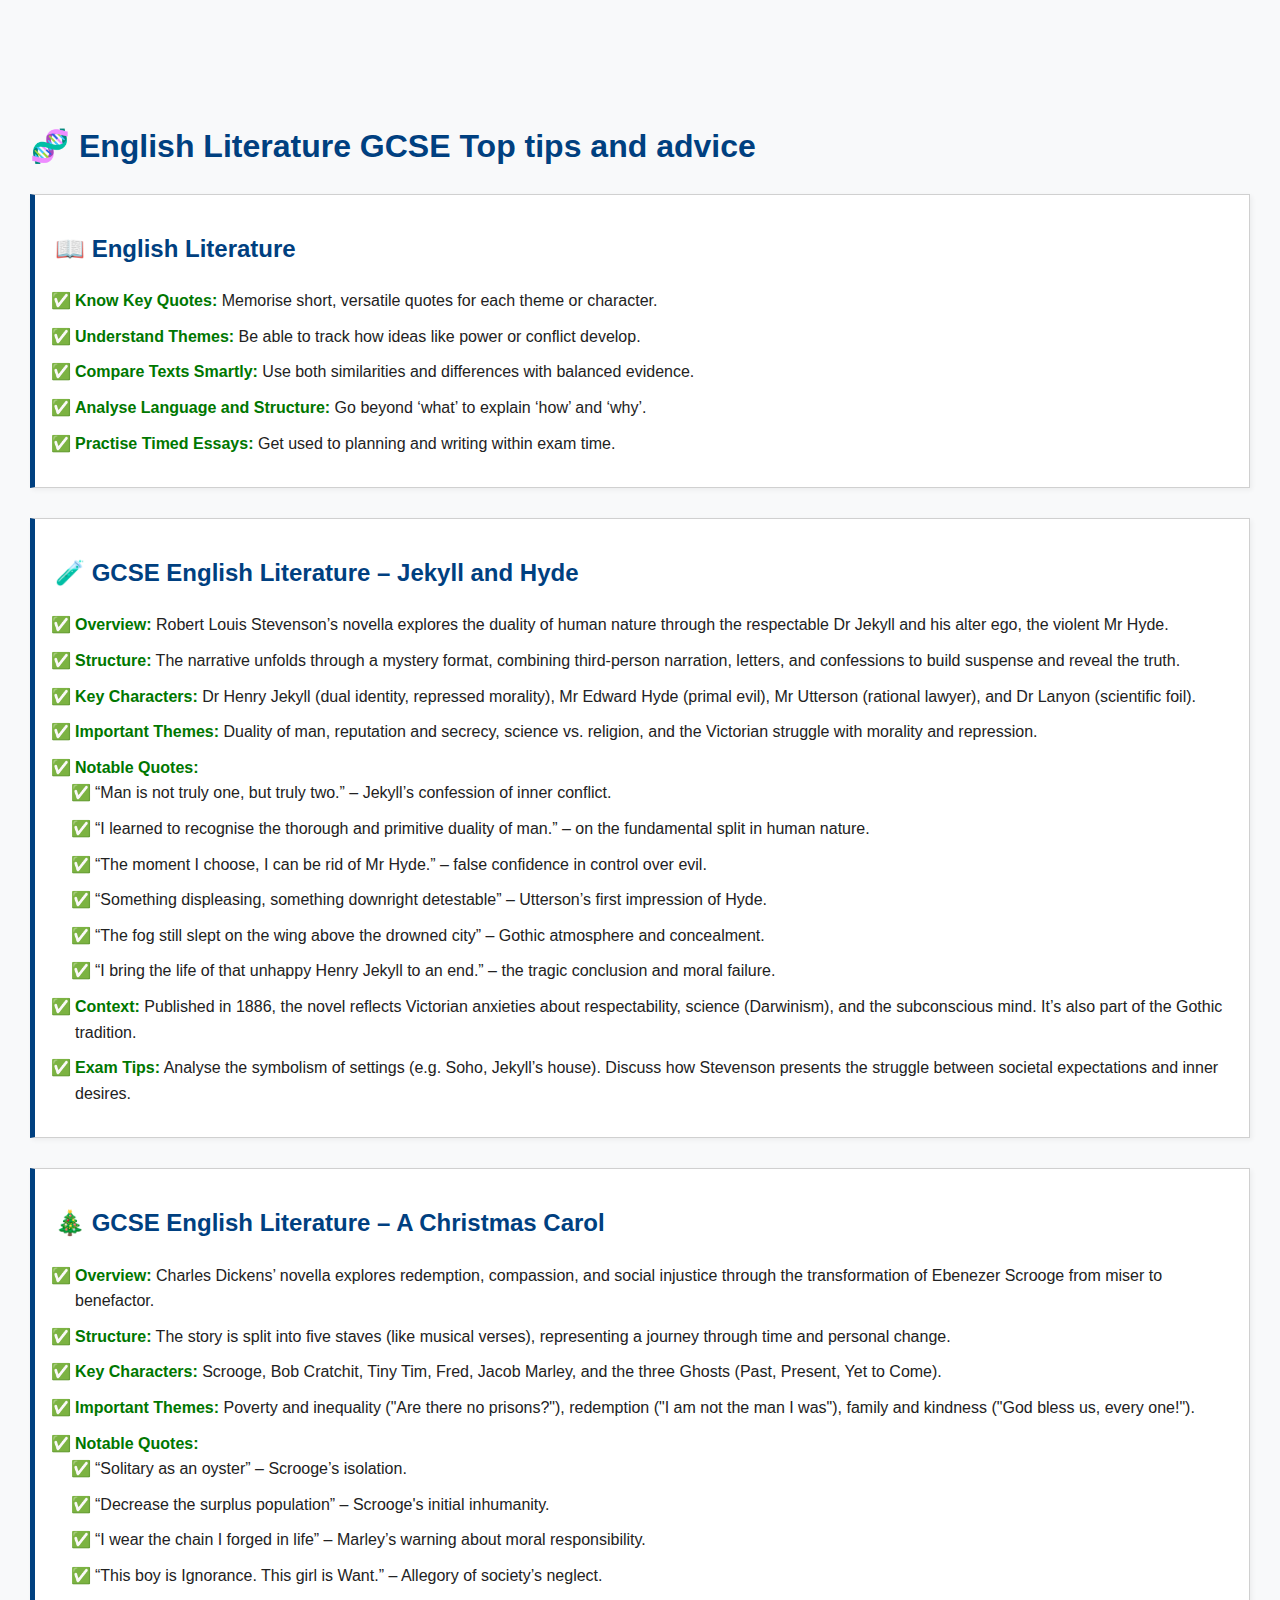
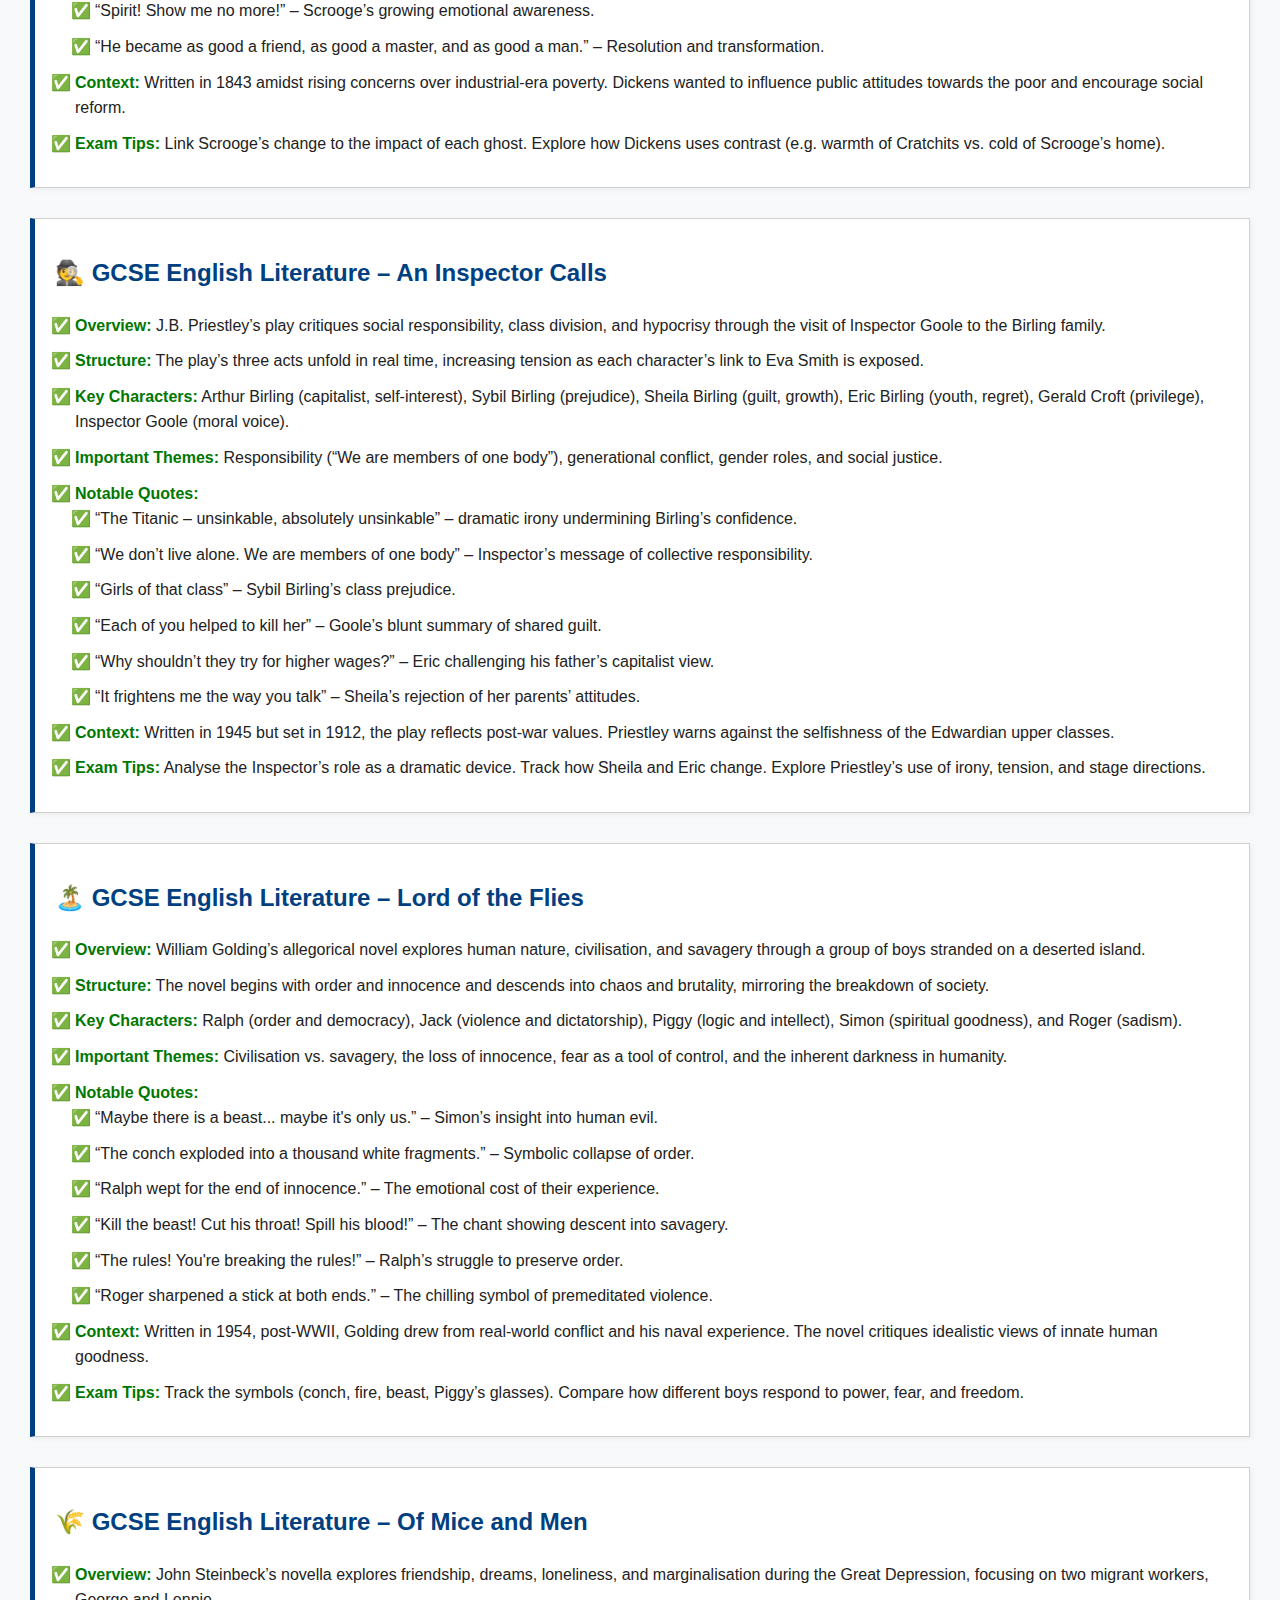
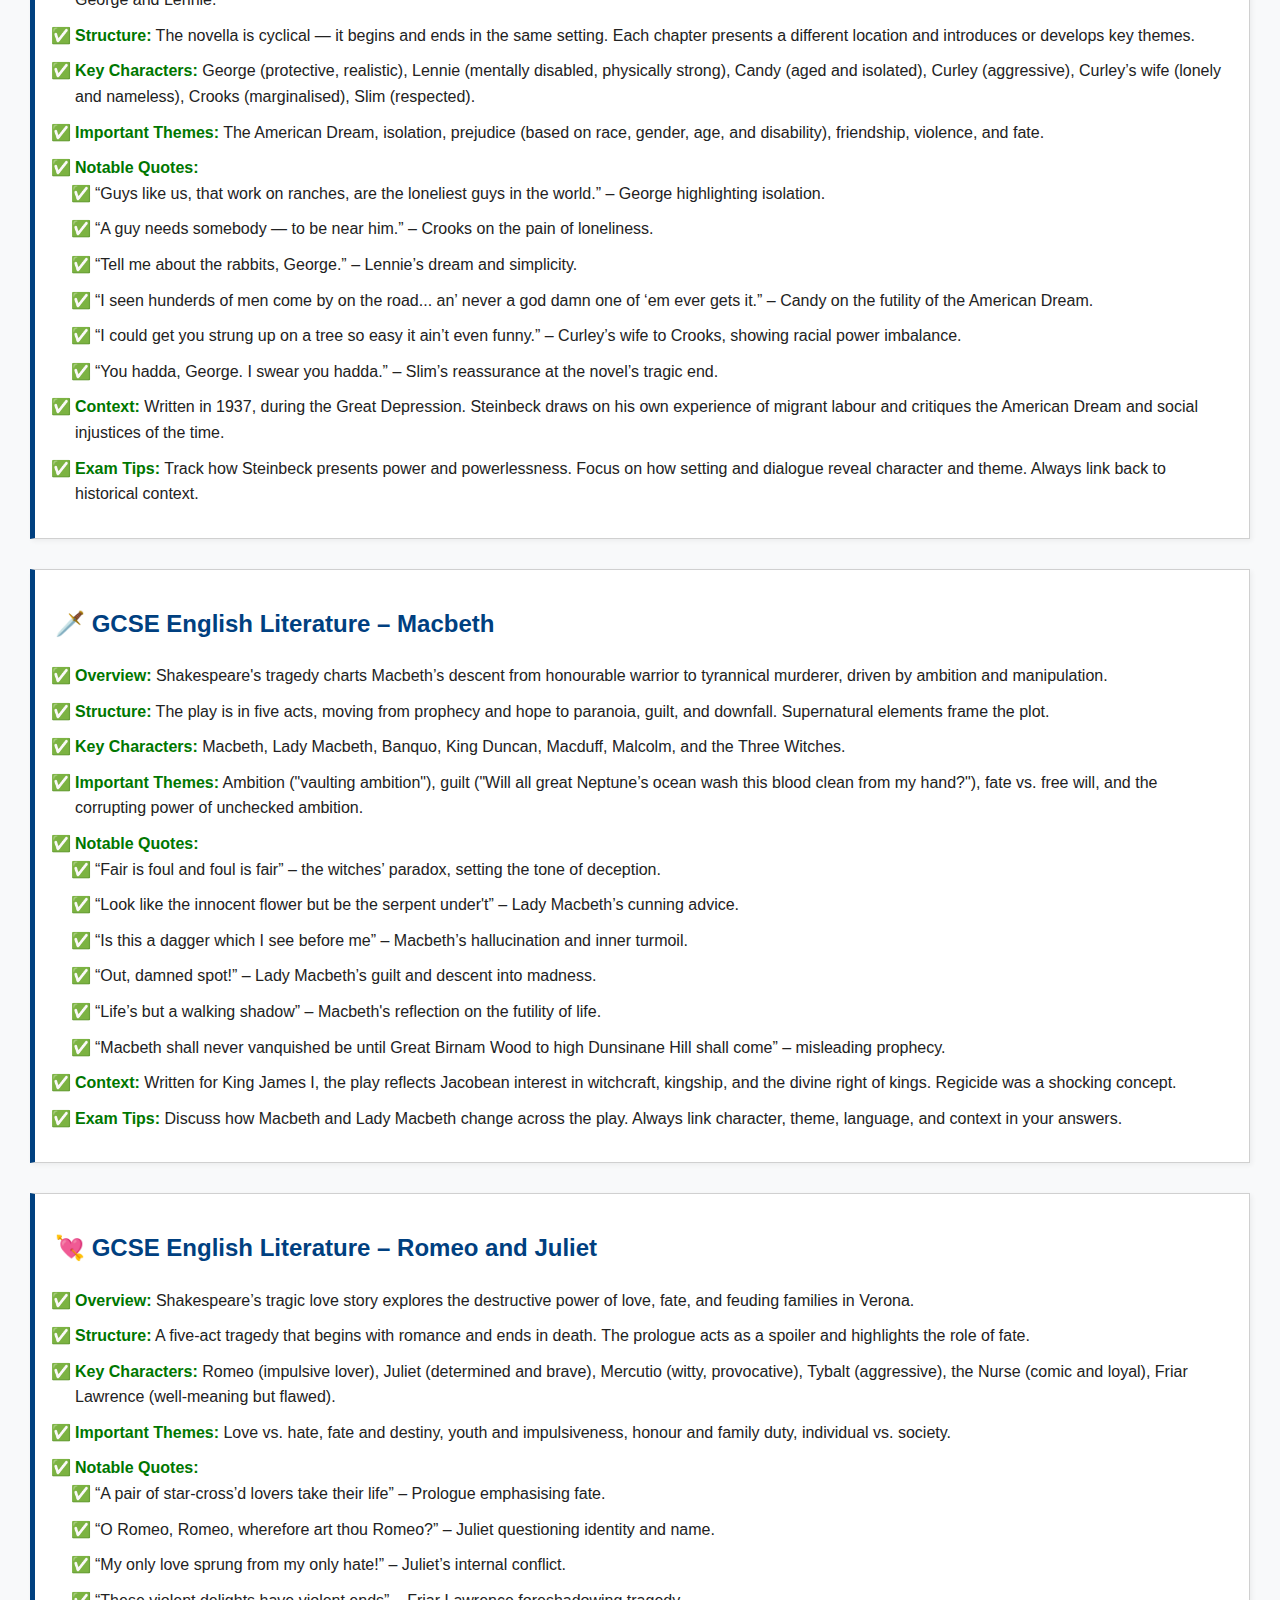
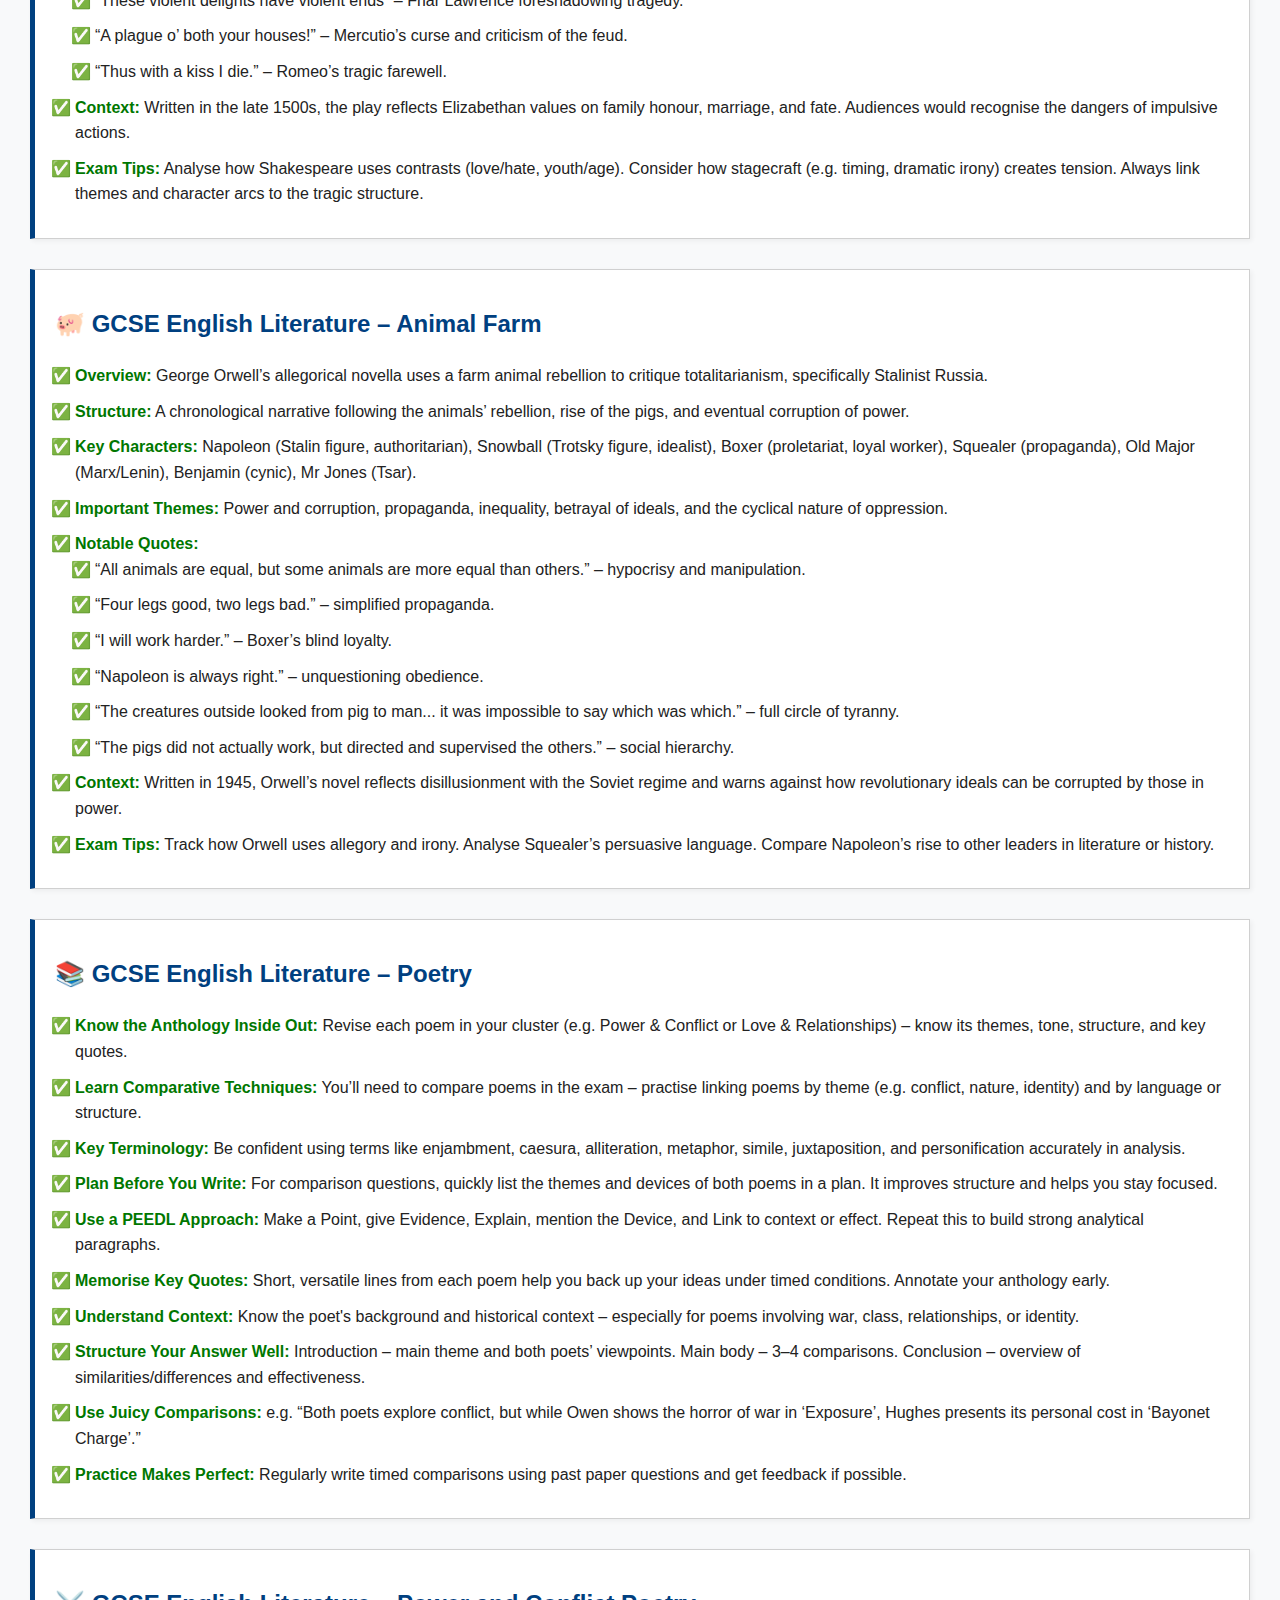
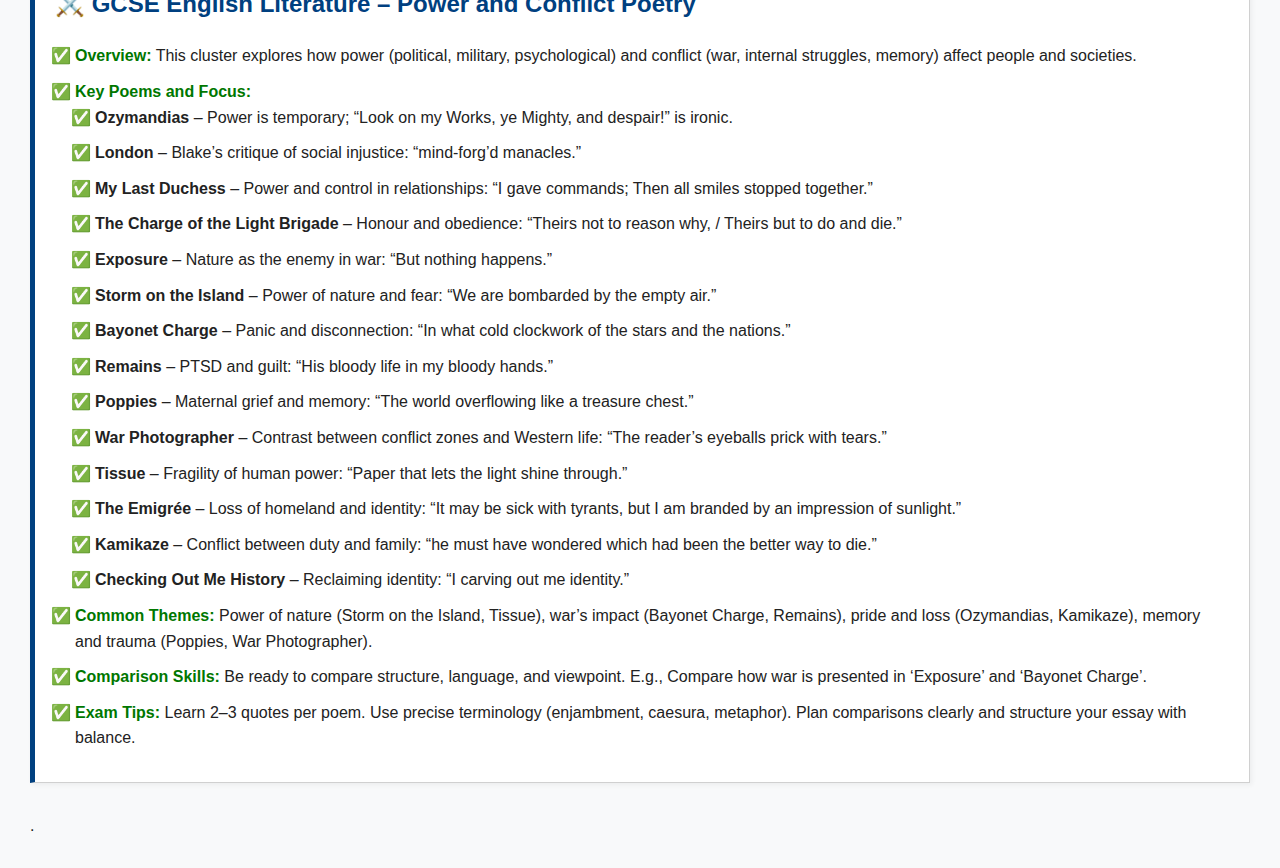
<file: english_literature.html>
<!DOCTYPE html>
<html lang="en">
<head>
  <meta charset="UTF-8">
  <title>Top Tips for English Literature GCSE</title>
  <link rel="stylesheet" href="styles.css">
</head>
<body>
  <h1>🧬 English Literature GCSE Top tips and advice</h1>
   <div w3-include-html="menu.html"></div>

  <!-- Load W3.js only once -->
  <script src="https://www.w3schools.com/lib/w3.js"></script>
  <script>
    w3.includeHTML();
  </script>
  <div class="subject-block">
  <h2>📖 English Literature</h2>
<ul>
<li><span class="tip">Know Key Quotes:</span> Memorise short, versatile quotes for each theme or character.</li>
<li><span class="tip">Understand Themes:</span> Be able to track how ideas like power or conflict develop.</li>
<li><span class="tip">Compare Texts Smartly:</span> Use both similarities and differences with balanced evidence.</li>
<li><span class="tip">Analyse Language and Structure:</span> Go beyond ‘what’ to explain ‘how’ and ‘why’.</li>
<li><span class="tip">Practise Timed Essays:</span> Get used to planning and writing within exam time.</li>
</ul>
</div>
<div class="subject-block">
  <h2>🧪 GCSE English Literature – Jekyll and Hyde</h2>
<ul>
<li><span class="tip">Overview:</span> Robert Louis Stevenson’s novella explores the duality of human nature through the respectable Dr Jekyll and his alter ego, the violent Mr Hyde.</li>
<li><span class="tip">Structure:</span> The narrative unfolds through a mystery format, combining third-person narration, letters, and confessions to build suspense and reveal the truth.</li>
<li><span class="tip">Key Characters:</span> Dr Henry Jekyll (dual identity, repressed morality), Mr Edward Hyde (primal evil), Mr Utterson (rational lawyer), and Dr Lanyon (scientific foil).</li>
<li><span class="tip">Important Themes:</span> Duality of man, reputation and secrecy, science vs. religion, and the Victorian struggle with morality and repression.</li>
<li><span class="tip">Notable Quotes:</span>
<ul>
<li>“Man is not truly one, but truly two.” – Jekyll’s confession of inner conflict.</li>
<li>“I learned to recognise the thorough and primitive duality of man.” – on the fundamental split in human nature.</li>
<li>“The moment I choose, I can be rid of Mr Hyde.” – false confidence in control over evil.</li>
<li>“Something displeasing, something downright detestable” – Utterson’s first impression of Hyde.</li>
<li>“The fog still slept on the wing above the drowned city” – Gothic atmosphere and concealment.</li>
<li>“I bring the life of that unhappy Henry Jekyll to an end.” – the tragic conclusion and moral failure.</li>
</ul>
    </li>
<li><span class="tip">Context:</span> Published in 1886, the novel reflects Victorian anxieties about respectability, science (Darwinism), and the subconscious mind. It’s also part of the Gothic tradition.</li>
<li><span class="tip">Exam Tips:</span> Analyse the symbolism of settings (e.g. Soho, Jekyll’s house). Discuss how Stevenson presents the struggle between societal expectations and inner desires.</li>
</ul>
</div>
<div class="subject-block">
  <h2>🎄 GCSE English Literature – A Christmas Carol</h2>
<ul>
<li><span class="tip">Overview:</span> Charles Dickens’ novella explores redemption, compassion, and social injustice through the transformation of Ebenezer Scrooge from miser to benefactor.</li>
<li><span class="tip">Structure:</span> The story is split into five staves (like musical verses), representing a journey through time and personal change.</li>
<li><span class="tip">Key Characters:</span> Scrooge, Bob Cratchit, Tiny Tim, Fred, Jacob Marley, and the three Ghosts (Past, Present, Yet to Come).</li>
<li><span class="tip">Important Themes:</span> Poverty and inequality ("Are there no prisons?"), redemption ("I am not the man I was"), family and kindness ("God bless us, every one!").</li>
<li><span class="tip">Notable Quotes:</span>
<ul>
<li>“Solitary as an oyster” – Scrooge’s isolation.</li>
<li>“Decrease the surplus population” – Scrooge's initial inhumanity.</li>
<li>“I wear the chain I forged in life” – Marley’s warning about moral responsibility.</li>
<li>“This boy is Ignorance. This girl is Want.” – Allegory of society’s neglect.</li>
<li>“Spirit! Show me no more!” – Scrooge’s growing emotional awareness.</li>
<li>“He became as good a friend, as good a master, and as good a man.” – Resolution and transformation.</li>
</ul>
    </li>
<li><span class="tip">Context:</span> Written in 1843 amidst rising concerns over industrial-era poverty. Dickens wanted to influence public attitudes towards the poor and encourage social reform.</li>
<li><span class="tip">Exam Tips:</span> Link Scrooge’s change to the impact of each ghost. Explore how Dickens uses contrast (e.g. warmth of Cratchits vs. cold of Scrooge’s home).</li>
</ul>
</div>
<div class="subject-block">
  <h2>🕵️ GCSE English Literature – An Inspector Calls</h2>
<ul>
<li><span class="tip">Overview:</span> J.B. Priestley’s play critiques social responsibility, class division, and hypocrisy through the visit of Inspector Goole to the Birling family.</li>
<li><span class="tip">Structure:</span> The play’s three acts unfold in real time, increasing tension as each character’s link to Eva Smith is exposed.</li>
<li><span class="tip">Key Characters:</span> Arthur Birling (capitalist, self-interest), Sybil Birling (prejudice), Sheila Birling (guilt, growth), Eric Birling (youth, regret), Gerald Croft (privilege), Inspector Goole (moral voice).</li>
<li><span class="tip">Important Themes:</span> Responsibility (“We are members of one body”), generational conflict, gender roles, and social justice.</li>
<li><span class="tip">Notable Quotes:</span>
<ul>
<li>“The Titanic – unsinkable, absolutely unsinkable” – dramatic irony undermining Birling’s confidence.</li>
<li>“We don’t live alone. We are members of one body” – Inspector’s message of collective responsibility.</li>
<li>“Girls of that class” – Sybil Birling’s class prejudice.</li>
<li>“Each of you helped to kill her” – Goole’s blunt summary of shared guilt.</li>
<li>“Why shouldn’t they try for higher wages?” – Eric challenging his father’s capitalist view.</li>
<li>“It frightens me the way you talk” – Sheila’s rejection of her parents’ attitudes.</li>
</ul>
    </li>
<li><span class="tip">Context:</span> Written in 1945 but set in 1912, the play reflects post-war values. Priestley warns against the selfishness of the Edwardian upper classes.</li>
<li><span class="tip">Exam Tips:</span> Analyse the Inspector’s role as a dramatic device. Track how Sheila and Eric change. Explore Priestley’s use of irony, tension, and stage directions.</li>
</ul>
</div>
<div class="subject-block">
  <h2>🏝️ GCSE English Literature – Lord of the Flies</h2>
<ul>
<li><span class="tip">Overview:</span> William Golding’s allegorical novel explores human nature, civilisation, and savagery through a group of boys stranded on a deserted island.</li>
<li><span class="tip">Structure:</span> The novel begins with order and innocence and descends into chaos and brutality, mirroring the breakdown of society.</li>
<li><span class="tip">Key Characters:</span> Ralph (order and democracy), Jack (violence and dictatorship), Piggy (logic and intellect), Simon (spiritual goodness), and Roger (sadism).</li>
<li><span class="tip">Important Themes:</span> Civilisation vs. savagery, the loss of innocence, fear as a tool of control, and the inherent darkness in humanity.</li>
<li><span class="tip">Notable Quotes:</span>
<ul>
<li>“Maybe there is a beast... maybe it's only us.” – Simon’s insight into human evil.</li>
<li>“The conch exploded into a thousand white fragments.” – Symbolic collapse of order.</li>
<li>“Ralph wept for the end of innocence.” – The emotional cost of their experience.</li>
<li>“Kill the beast! Cut his throat! Spill his blood!” – The chant showing descent into savagery.</li>
<li>“The rules! You're breaking the rules!” – Ralph’s struggle to preserve order.</li>
<li>“Roger sharpened a stick at both ends.” – The chilling symbol of premeditated violence.</li>
</ul>
    </li>
<li><span class="tip">Context:</span> Written in 1954, post-WWII, Golding drew from real-world conflict and his naval experience. The novel critiques idealistic views of innate human goodness.</li>
<li><span class="tip">Exam Tips:</span> Track the symbols (conch, fire, beast, Piggy’s glasses). Compare how different boys respond to power, fear, and freedom.</li>
</ul>
</div>
<div class="subject-block">
  <h2>🌾 GCSE English Literature – Of Mice and Men</h2>
<ul>
<li><span class="tip">Overview:</span> John Steinbeck’s novella explores friendship, dreams, loneliness, and marginalisation during the Great Depression, focusing on two migrant workers, George and Lennie.</li>
<li><span class="tip">Structure:</span> The novella is cyclical — it begins and ends in the same setting. Each chapter presents a different location and introduces or develops key themes.</li>
<li><span class="tip">Key Characters:</span> George (protective, realistic), Lennie (mentally disabled, physically strong), Candy (aged and isolated), Curley (aggressive), Curley’s wife (lonely and nameless), Crooks (marginalised), Slim (respected).</li>
<li><span class="tip">Important Themes:</span> The American Dream, isolation, prejudice (based on race, gender, age, and disability), friendship, violence, and fate.</li>
<li><span class="tip">Notable Quotes:</span>
<ul>
<li>“Guys like us, that work on ranches, are the loneliest guys in the world.” – George highlighting isolation.</li>
<li>“A guy needs somebody — to be near him.” – Crooks on the pain of loneliness.</li>
<li>“Tell me about the rabbits, George.” – Lennie’s dream and simplicity.</li>
<li>“I seen hunderds of men come by on the road... an’ never a god damn one of ‘em ever gets it.” – Candy on the futility of the American Dream.</li>
<li>“I could get you strung up on a tree so easy it ain’t even funny.” – Curley’s wife to Crooks, showing racial power imbalance.</li>
<li>“You hadda, George. I swear you hadda.” – Slim’s reassurance at the novel’s tragic end.</li>
</ul>
    </li>
<li><span class="tip">Context:</span> Written in 1937, during the Great Depression. Steinbeck draws on his own experience of migrant labour and critiques the American Dream and social injustices of the time.</li>
<li><span class="tip">Exam Tips:</span> Track how Steinbeck presents power and powerlessness. Focus on how setting and dialogue reveal character and theme. Always link back to historical context.</li>
</ul>
</div>
<div class="subject-block">
  <h2>🗡️ GCSE English Literature – Macbeth</h2>
<ul>
<li><span class="tip">Overview:</span> Shakespeare's tragedy charts Macbeth’s descent from honourable warrior to tyrannical murderer, driven by ambition and manipulation.</li>
<li><span class="tip">Structure:</span> The play is in five acts, moving from prophecy and hope to paranoia, guilt, and downfall. Supernatural elements frame the plot.</li>
<li><span class="tip">Key Characters:</span> Macbeth, Lady Macbeth, Banquo, King Duncan, Macduff, Malcolm, and the Three Witches.</li>
<li><span class="tip">Important Themes:</span> Ambition ("vaulting ambition"), guilt ("Will all great Neptune’s ocean wash this blood clean from my hand?"), fate vs. free will, and the corrupting power of unchecked ambition.</li>
<li><span class="tip">Notable Quotes:</span>
<ul>
<li>“Fair is foul and foul is fair” – the witches’ paradox, setting the tone of deception.</li>
<li>“Look like the innocent flower but be the serpent under't” – Lady Macbeth’s cunning advice.</li>
<li>“Is this a dagger which I see before me” – Macbeth’s hallucination and inner turmoil.</li>
<li>“Out, damned spot!” – Lady Macbeth’s guilt and descent into madness.</li>
<li>“Life’s but a walking shadow” – Macbeth's reflection on the futility of life.</li>
<li>“Macbeth shall never vanquished be until Great Birnam Wood to high Dunsinane Hill shall come” – misleading prophecy.</li>
</ul>
    </li>
<li><span class="tip">Context:</span> Written for King James I, the play reflects Jacobean interest in witchcraft, kingship, and the divine right of kings. Regicide was a shocking concept.</li>
<li><span class="tip">Exam Tips:</span> Discuss how Macbeth and Lady Macbeth change across the play. Always link character, theme, language, and context in your answers.</li>
</ul>
</div>
<div class="subject-block">
  <h2>💘 GCSE English Literature – Romeo and Juliet</h2>
<ul>
<li><span class="tip">Overview:</span> Shakespeare’s tragic love story explores the destructive power of love, fate, and feuding families in Verona.</li>
<li><span class="tip">Structure:</span> A five-act tragedy that begins with romance and ends in death. The prologue acts as a spoiler and highlights the role of fate.</li>
<li><span class="tip">Key Characters:</span> Romeo (impulsive lover), Juliet (determined and brave), Mercutio (witty, provocative), Tybalt (aggressive), the Nurse (comic and loyal), Friar Lawrence (well-meaning but flawed).</li>
<li><span class="tip">Important Themes:</span> Love vs. hate, fate and destiny, youth and impulsiveness, honour and family duty, individual vs. society.</li>
<li><span class="tip">Notable Quotes:</span>
<ul>
<li>“A pair of star-cross’d lovers take their life” – Prologue emphasising fate.</li>
<li>“O Romeo, Romeo, wherefore art thou Romeo?” – Juliet questioning identity and name.</li>
<li>“My only love sprung from my only hate!” – Juliet’s internal conflict.</li>
<li>“These violent delights have violent ends” – Friar Lawrence foreshadowing tragedy.</li>
<li>“A plague o’ both your houses!” – Mercutio’s curse and criticism of the feud.</li>
<li>“Thus with a kiss I die.” – Romeo’s tragic farewell.</li>
</ul>
    </li>
<li><span class="tip">Context:</span> Written in the late 1500s, the play reflects Elizabethan values on family honour, marriage, and fate. Audiences would recognise the dangers of impulsive actions.</li>
<li><span class="tip">Exam Tips:</span> Analyse how Shakespeare uses contrasts (love/hate, youth/age). Consider how stagecraft (e.g. timing, dramatic irony) creates tension. Always link themes and character arcs to the tragic structure.</li>
</ul>
</div>
<div class="subject-block">
  <h2>🐖 GCSE English Literature – Animal Farm</h2>
<ul>
<li><span class="tip">Overview:</span> George Orwell’s allegorical novella uses a farm animal rebellion to critique totalitarianism, specifically Stalinist Russia.</li>
<li><span class="tip">Structure:</span> A chronological narrative following the animals’ rebellion, rise of the pigs, and eventual corruption of power.</li>
<li><span class="tip">Key Characters:</span> Napoleon (Stalin figure, authoritarian), Snowball (Trotsky figure, idealist), Boxer (proletariat, loyal worker), Squealer (propaganda), Old Major (Marx/Lenin), Benjamin (cynic), Mr Jones (Tsar).</li>
<li><span class="tip">Important Themes:</span> Power and corruption, propaganda, inequality, betrayal of ideals, and the cyclical nature of oppression.</li>
<li><span class="tip">Notable Quotes:</span>
<ul>
<li>“All animals are equal, but some animals are more equal than others.” – hypocrisy and manipulation.</li>
<li>“Four legs good, two legs bad.” – simplified propaganda.</li>
<li>“I will work harder.” – Boxer’s blind loyalty.</li>
<li>“Napoleon is always right.” – unquestioning obedience.</li>
<li>“The creatures outside looked from pig to man... it was impossible to say which was which.” – full circle of tyranny.</li>
<li>“The pigs did not actually work, but directed and supervised the others.” – social hierarchy.</li>
</ul>
    </li>
<li><span class="tip">Context:</span> Written in 1945, Orwell’s novel reflects disillusionment with the Soviet regime and warns against how revolutionary ideals can be corrupted by those in power.</li>
<li><span class="tip">Exam Tips:</span> Track how Orwell uses allegory and irony. Analyse Squealer’s persuasive language. Compare Napoleon’s rise to other leaders in literature or history.</li>
</ul>
</div>
<div class="subject-block">
  <h2>📚 GCSE English Literature – Poetry</h2>
<ul>
<li><span class="tip">Know the Anthology Inside Out:</span> Revise each poem in your cluster (e.g. Power & Conflict or Love & Relationships) – know its themes, tone, structure, and key quotes.</li>
<li><span class="tip">Learn Comparative Techniques:</span> You’ll need to compare poems in the exam – practise linking poems by theme (e.g. conflict, nature, identity) and by language or structure.</li>
<li><span class="tip">Key Terminology:</span> Be confident using terms like enjambment, caesura, alliteration, metaphor, simile, juxtaposition, and personification accurately in analysis.</li>
<li><span class="tip">Plan Before You Write:</span> For comparison questions, quickly list the themes and devices of both poems in a plan. It improves structure and helps you stay focused.</li>
<li><span class="tip">Use a PEEDL Approach:</span> Make a Point, give Evidence, Explain, mention the Device, and Link to context or effect. Repeat this to build strong analytical paragraphs.</li>
<li><span class="tip">Memorise Key Quotes:</span> Short, versatile lines from each poem help you back up your ideas under timed conditions. Annotate your anthology early.</li>
<li><span class="tip">Understand Context:</span> Know the poet's background and historical context – especially for poems involving war, class, relationships, or identity.</li>
<li><span class="tip">Structure Your Answer Well:</span> Introduction – main theme and both poets’ viewpoints. Main body – 3–4 comparisons. Conclusion – overview of similarities/differences and effectiveness.</li>
<li><span class="tip">Use Juicy Comparisons:</span> e.g. “Both poets explore conflict, but while Owen shows the horror of war in ‘Exposure’, Hughes presents its personal cost in ‘Bayonet Charge’.”</li>
<li><span class="tip">Practice Makes Perfect:</span> Regularly write timed comparisons using past paper questions and get feedback if possible.</li>
</ul>
</div>
<div class="subject-block">
  <h2>⚔️ GCSE English Literature – Power and Conflict Poetry</h2>
<ul>
<li><span class="tip">Overview:</span> This cluster explores how power (political, military, psychological) and conflict (war, internal struggles, memory) affect people and societies.</li>
<li><span class="tip">Key Poems and Focus:</span>
<ul>
<li><strong>Ozymandias</strong> – Power is temporary; “Look on my Works, ye Mighty, and despair!” is ironic.</li>
<li><strong>London</strong> – Blake’s critique of social injustice: “mind-forg’d manacles.”</li>
<li><strong>My Last Duchess</strong> – Power and control in relationships: “I gave commands; Then all smiles stopped together.”</li>
<li><strong>The Charge of the Light Brigade</strong> – Honour and obedience: “Theirs not to reason why, / Theirs but to do and die.”</li>
<li><strong>Exposure</strong> – Nature as the enemy in war: “But nothing happens.”</li>
<li><strong>Storm on the Island</strong> – Power of nature and fear: “We are bombarded by the empty air.”</li>
<li><strong>Bayonet Charge</strong> – Panic and disconnection: “In what cold clockwork of the stars and the nations.”</li>
<li><strong>Remains</strong> – PTSD and guilt: “His bloody life in my bloody hands.”</li>
<li><strong>Poppies</strong> – Maternal grief and memory: “The world overflowing like a treasure chest.”</li>
<li><strong>War Photographer</strong> – Contrast between conflict zones and Western life: “The reader’s eyeballs prick with tears.”</li>
<li><strong>Tissue</strong> – Fragility of human power: “Paper that lets the light shine through.”</li>
<li><strong>The Emigrée</strong> – Loss of homeland and identity: “It may be sick with tyrants, but I am branded by an impression of sunlight.”</li>
<li><strong>Kamikaze</strong> – Conflict between duty and family: “he must have wondered which had been the better way to die.”</li>
<li><strong>Checking Out Me History</strong> – Reclaiming identity: “I carving out me identity.”</li>
</ul>
    </li>
<li><span class="tip">Common Themes:</span> Power of nature (Storm on the Island, Tissue), war’s impact (Bayonet Charge, Remains), pride and loss (Ozymandias, Kamikaze), memory and trauma (Poppies, War Photographer).</li>
<li><span class="tip">Comparison Skills:</span> Be ready to compare structure, language, and viewpoint. E.g., Compare how war is presented in ‘Exposure’ and ‘Bayonet Charge’.</li>
<li><span class="tip">Exam Tips:</span> Learn 2–3 quotes per poem. Use precise terminology (enjambment, caesura, metaphor). Plan comparisons clearly and structure your essay with balance.</li>
</ul>
</div>
</body>
</html>

.
</file>
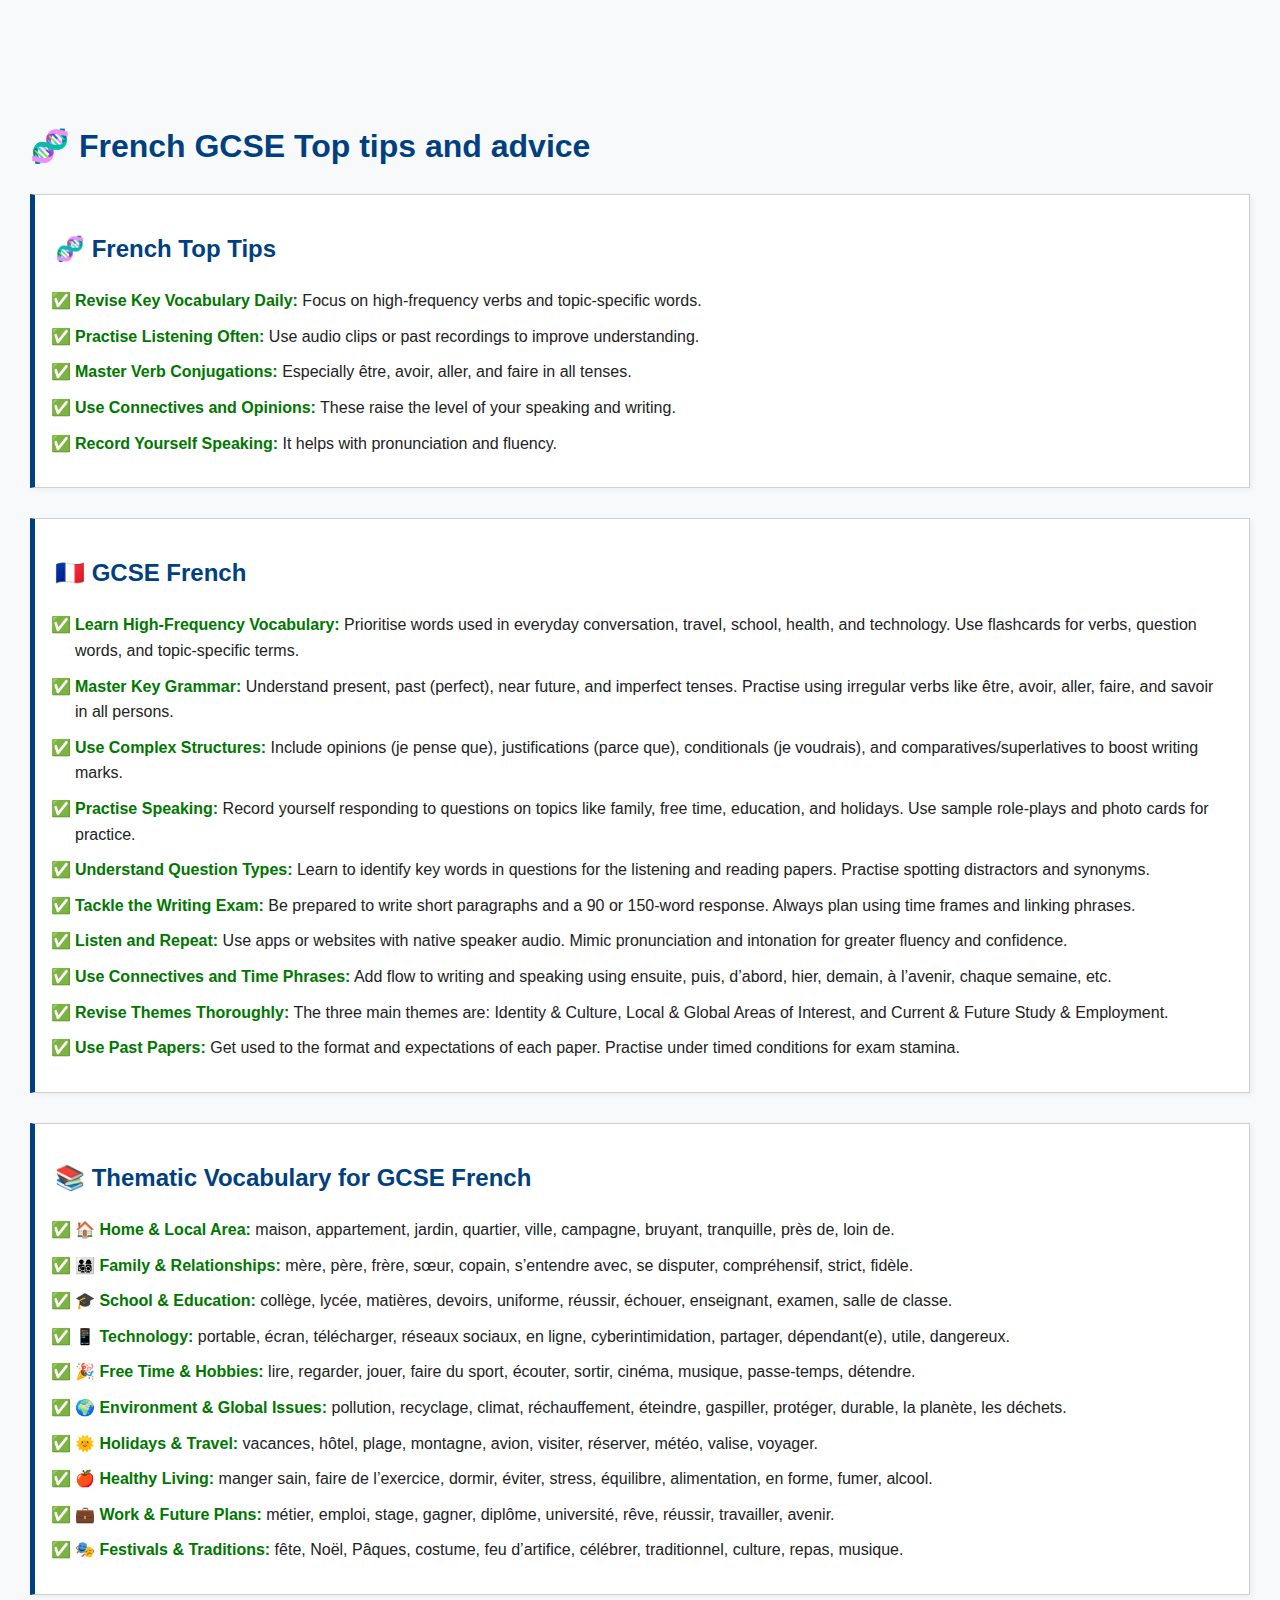
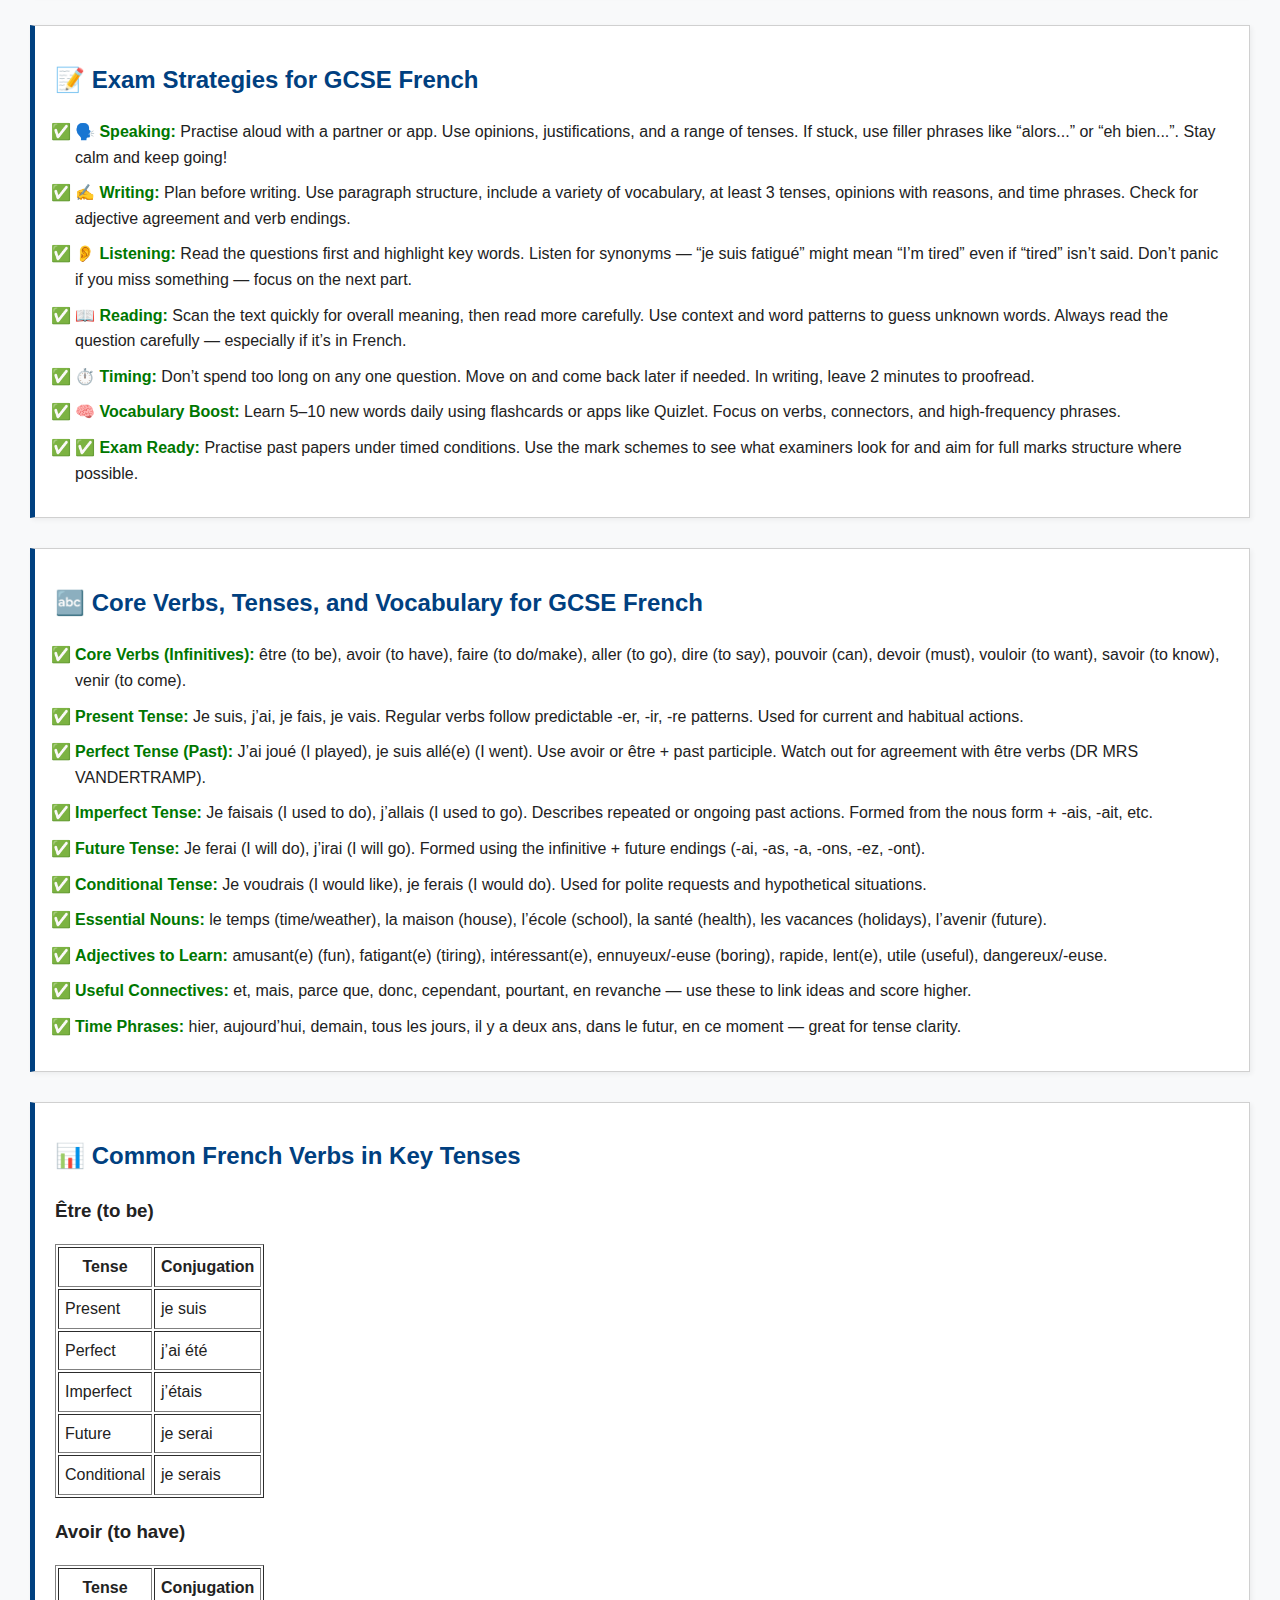
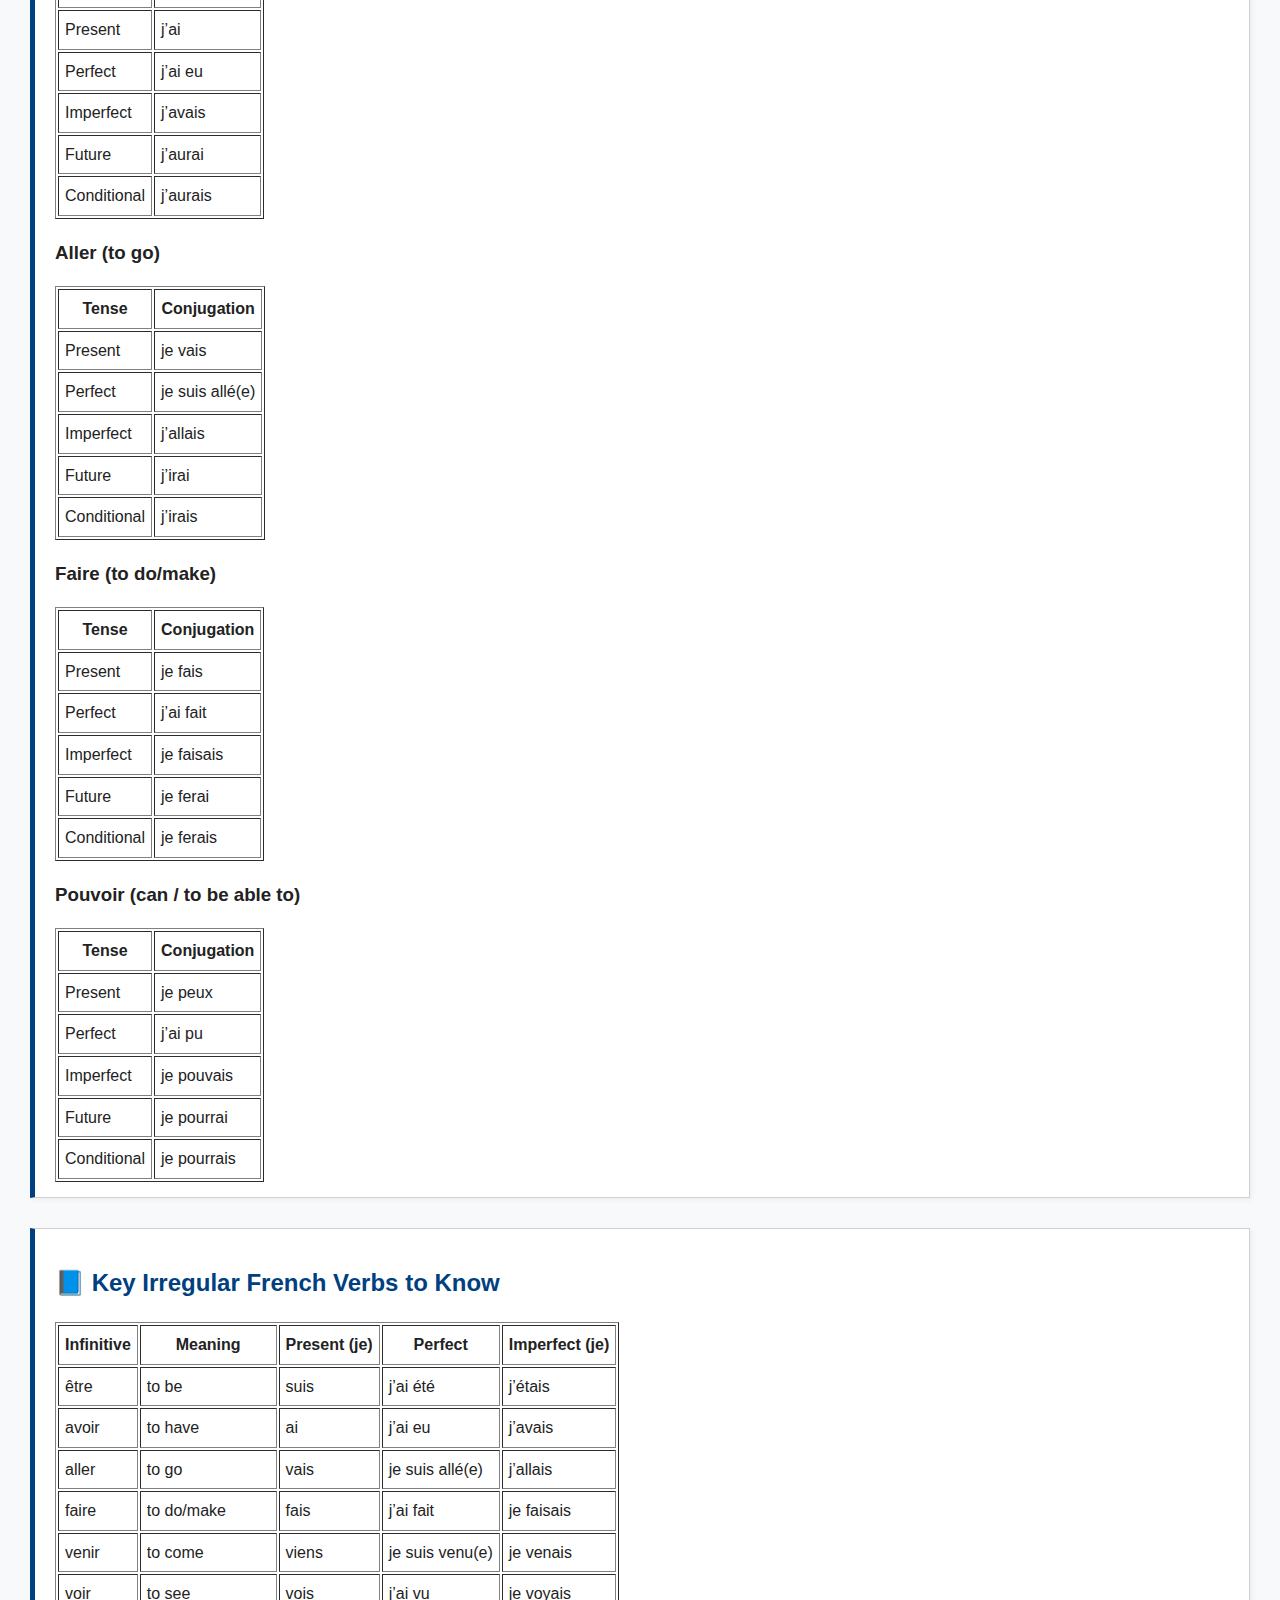
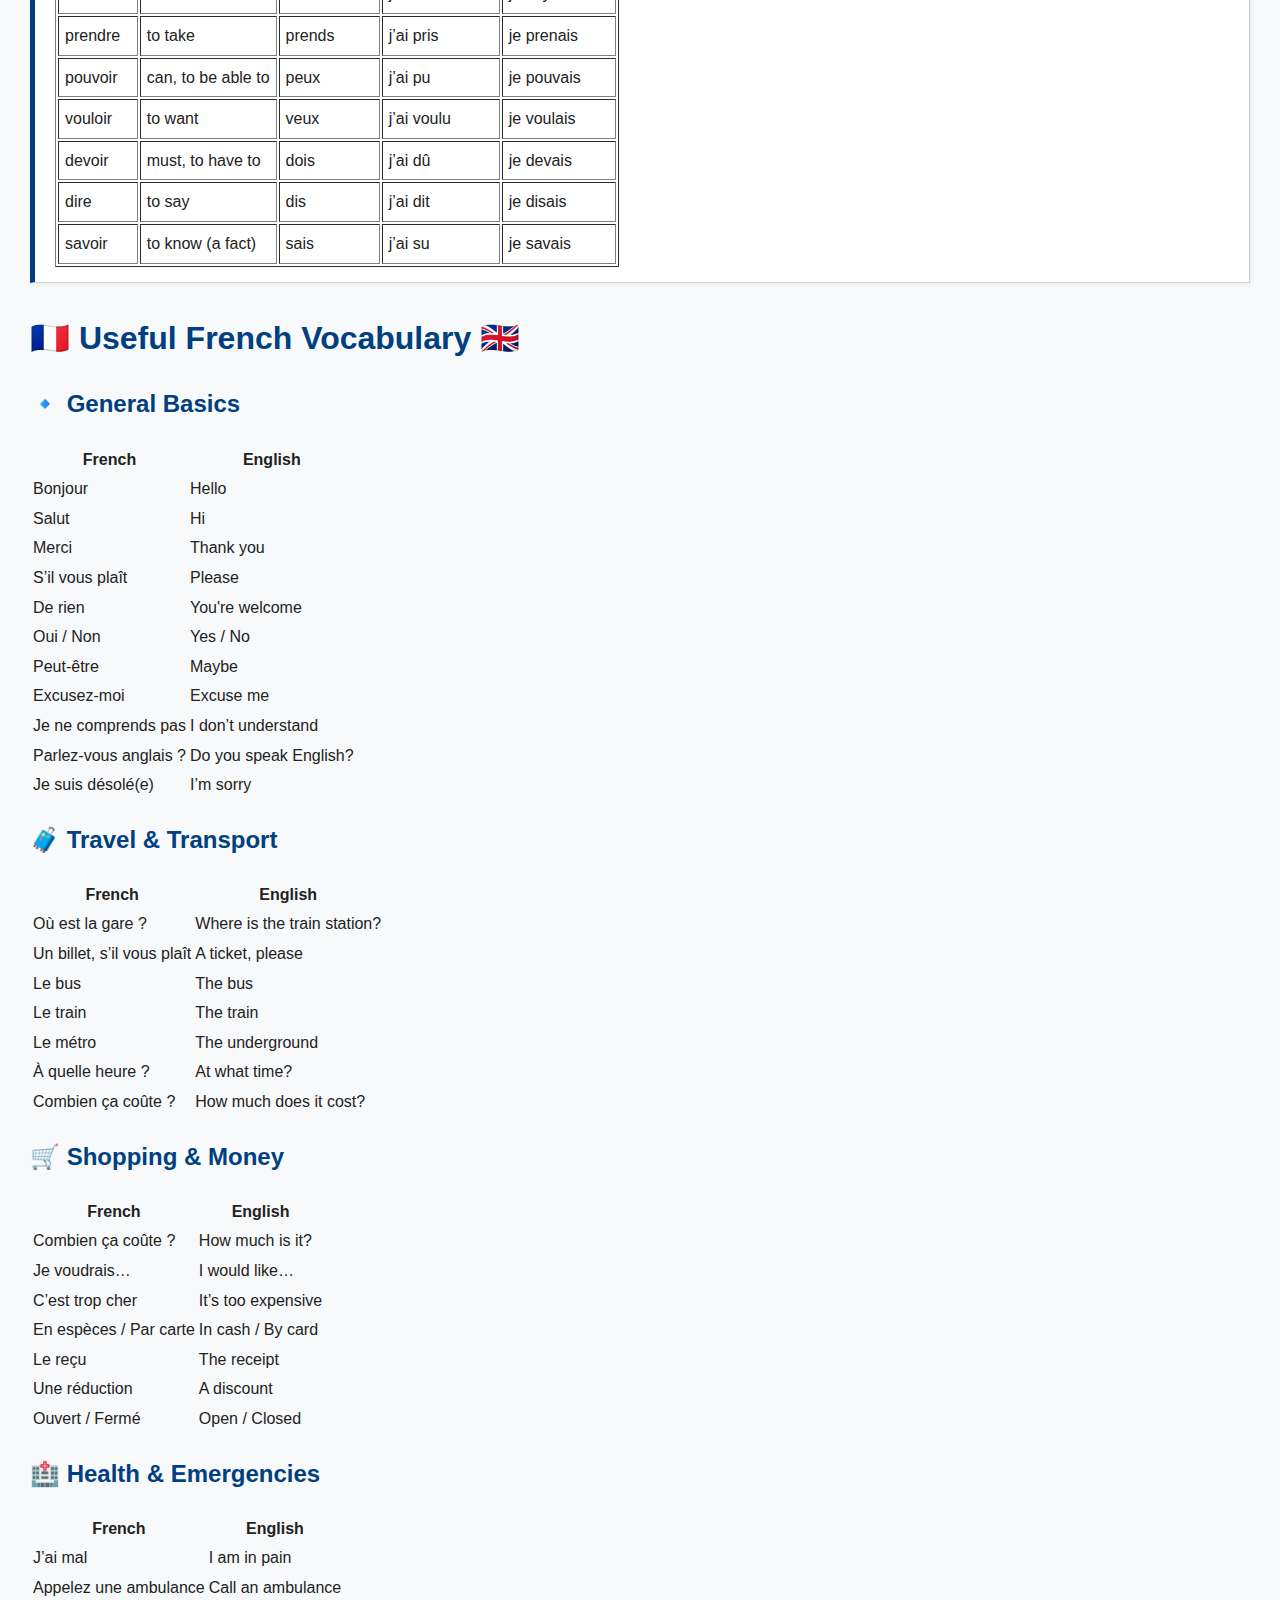
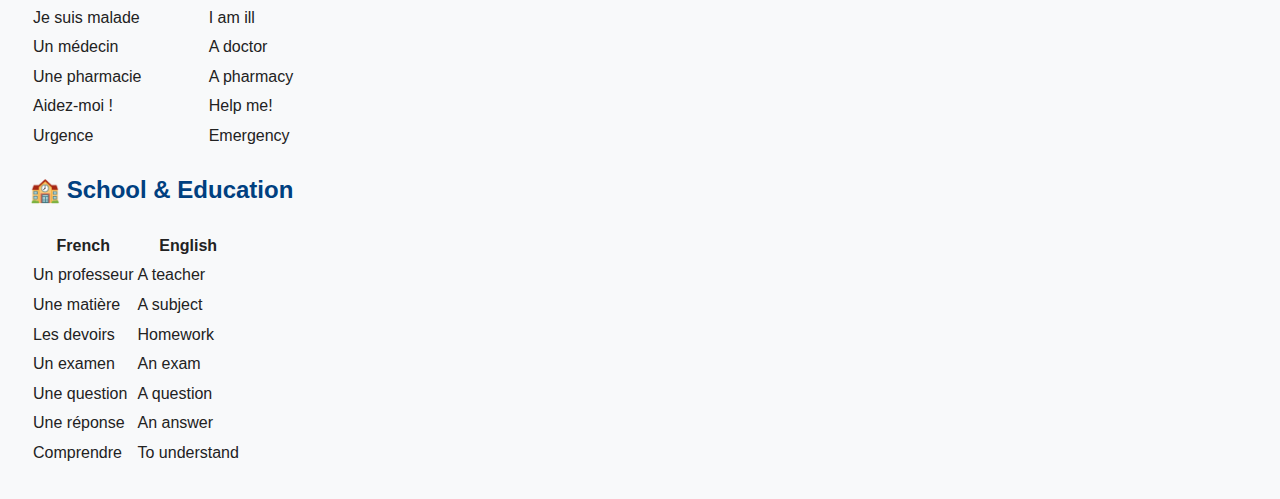
<file: french.html>
<!DOCTYPE html>
<html lang="en">
<head>
  <meta charset="UTF-8">
  <title>Top Tips for Biology GCSE</title>
  <link rel="stylesheet" href="styles.css">
</head>
<body>
  <h1>🧬 French GCSE Top tips and advice</h1>
     <div w3-include-html="menu.html"></div>

  <!-- Load W3.js only once -->
  <script src="https://www.w3schools.com/lib/w3.js"></script>
  <script>
    w3.includeHTML();
  </script>
  <div class="subject-block">
   

 <h2>🧬 French Top Tips</h2>
<ul>
<li><span class="tip">Revise Key Vocabulary Daily:</span> Focus on high-frequency verbs and topic-specific words.</li>
<li><span class="tip">Practise Listening Often:</span> Use audio clips or past recordings to improve understanding.</li>
<li><span class="tip">Master Verb Conjugations:</span> Especially être, avoir, aller, and faire in all tenses.</li>
<li><span class="tip">Use Connectives and Opinions:</span> These raise the level of your speaking and writing.</li>
<li><span class="tip">Record Yourself Speaking:</span> It helps with pronunciation and fluency.</li>
</ul>
</div>
<div class="subject-block">
  <h2>🇫🇷 GCSE French</h2>
<ul>
<li><span class="tip">Learn High-Frequency Vocabulary:</span> Prioritise words used in everyday conversation, travel, school, health, and technology. Use flashcards for verbs, question words, and topic-specific terms.</li>
<li><span class="tip">Master Key Grammar:</span> Understand present, past (perfect), near future, and imperfect tenses. Practise using irregular verbs like être, avoir, aller, faire, and savoir in all persons.</li>
<li><span class="tip">Use Complex Structures:</span> Include opinions (je pense que), justifications (parce que), conditionals (je voudrais), and comparatives/superlatives to boost writing marks.</li>
<li><span class="tip">Practise Speaking:</span> Record yourself responding to questions on topics like family, free time, education, and holidays. Use sample role-plays and photo cards for practice.</li>
<li><span class="tip">Understand Question Types:</span> Learn to identify key words in questions for the listening and reading papers. Practise spotting distractors and synonyms.</li>
<li><span class="tip">Tackle the Writing Exam:</span> Be prepared to write short paragraphs and a 90 or 150-word response. Always plan using time frames and linking phrases.</li>
<li><span class="tip">Listen and Repeat:</span> Use apps or websites with native speaker audio. Mimic pronunciation and intonation for greater fluency and confidence.</li>
<li><span class="tip">Use Connectives and Time Phrases:</span> Add flow to writing and speaking using ensuite, puis, d’abord, hier, demain, à l’avenir, chaque semaine, etc.</li>
<li><span class="tip">Revise Themes Thoroughly:</span> The three main themes are: Identity & Culture, Local & Global Areas of Interest, and Current & Future Study & Employment.</li>
<li><span class="tip">Use Past Papers:</span> Get used to the format and expectations of each paper. Practise under timed conditions for exam stamina.</li>
</ul>
</div>

  <div class="subject-block">
  <h2>📚 Thematic Vocabulary for GCSE French</h2>
  <ul>
    <li><span class="tip">🏠 Home & Local Area:</span> maison, appartement, jardin, quartier, ville, campagne, bruyant, tranquille, près de, loin de.</li>
    <li><span class="tip">👨‍👩‍👧‍👦 Family & Relationships:</span> mère, père, frère, sœur, copain, s’entendre avec, se disputer, compréhensif, strict, fidèle.</li>
    <li><span class="tip">🎓 School & Education:</span> collège, lycée, matières, devoirs, uniforme, réussir, échouer, enseignant, examen, salle de classe.</li>
    <li><span class="tip">📱 Technology:</span> portable, écran, télécharger, réseaux sociaux, en ligne, cyberintimidation, partager, dépendant(e), utile, dangereux.</li>
    <li><span class="tip">🎉 Free Time & Hobbies:</span> lire, regarder, jouer, faire du sport, écouter, sortir, cinéma, musique, passe-temps, détendre.</li>
    <li><span class="tip">🌍 Environment & Global Issues:</span> pollution, recyclage, climat, réchauffement, éteindre, gaspiller, protéger, durable, la planète, les déchets.</li>
    <li><span class="tip">🌞 Holidays & Travel:</span> vacances, hôtel, plage, montagne, avion, visiter, réserver, météo, valise, voyager.</li>
    <li><span class="tip">🍎 Healthy Living:</span> manger sain, faire de l’exercice, dormir, éviter, stress, équilibre, alimentation, en forme, fumer, alcool.</li>
    <li><span class="tip">💼 Work & Future Plans:</span> métier, emploi, stage, gagner, diplôme, université, rêve, réussir, travailler, avenir.</li>
    <li><span class="tip">🎭 Festivals & Traditions:</span> fête, Noël, Pâques, costume, feu d’artifice, célébrer, traditionnel, culture, repas, musique.</li>
  </ul>
</div>

  <div class="subject-block">
  <h2>📝 Exam Strategies for GCSE French</h2>
  <ul>
    <li><span class="tip">🗣️ Speaking:</span> Practise aloud with a partner or app. Use opinions, justifications, and a range of tenses. If stuck, use filler phrases like “alors...” or “eh bien...”. Stay calm and keep going!</li>
    <li><span class="tip">✍️ Writing:</span> Plan before writing. Use paragraph structure, include a variety of vocabulary, at least 3 tenses, opinions with reasons, and time phrases. Check for adjective agreement and verb endings.</li>
    <li><span class="tip">👂 Listening:</span> Read the questions first and highlight key words. Listen for synonyms — “je suis fatigué” might mean “I’m tired” even if “tired” isn’t said. Don’t panic if you miss something — focus on the next part.</li>
    <li><span class="tip">📖 Reading:</span> Scan the text quickly for overall meaning, then read more carefully. Use context and word patterns to guess unknown words. Always read the question carefully — especially if it’s in French.</li>
    <li><span class="tip">⏱️ Timing:</span> Don’t spend too long on any one question. Move on and come back later if needed. In writing, leave 2 minutes to proofread.</li>
    <li><span class="tip">🧠 Vocabulary Boost:</span> Learn 5–10 new words daily using flashcards or apps like Quizlet. Focus on verbs, connectors, and high-frequency phrases.</li>
    <li><span class="tip">✅ Exam Ready:</span> Practise past papers under timed conditions. Use the mark schemes to see what examiners look for and aim for full marks structure where possible.</li>
  </ul>
</div>

  <div class="subject-block">
  <h2>🔤 Core Verbs, Tenses, and Vocabulary for GCSE French</h2>
  <ul>
    <li><span class="tip">Core Verbs (Infinitives):</span> être (to be), avoir (to have), faire (to do/make), aller (to go), dire (to say), pouvoir (can), devoir (must), vouloir (to want), savoir (to know), venir (to come).</li>
    
    <li><span class="tip">Present Tense:</span> Je suis, j’ai, je fais, je vais. Regular verbs follow predictable -er, -ir, -re patterns. Used for current and habitual actions.</li>
    
    <li><span class="tip">Perfect Tense (Past):</span> J’ai joué (I played), je suis allé(e) (I went). Use avoir or être + past participle. Watch out for agreement with être verbs (DR MRS VANDERTRAMP).</li>
    
    <li><span class="tip">Imperfect Tense:</span> Je faisais (I used to do), j’allais (I used to go). Describes repeated or ongoing past actions. Formed from the nous form + -ais, -ait, etc.</li>
    
    <li><span class="tip">Future Tense:</span> Je ferai (I will do), j’irai (I will go). Formed using the infinitive + future endings (-ai, -as, -a, -ons, -ez, -ont).</li>
    
    <li><span class="tip">Conditional Tense:</span> Je voudrais (I would like), je ferais (I would do). Used for polite requests and hypothetical situations.</li>

    <li><span class="tip">Essential Nouns:</span> le temps (time/weather), la maison (house), l’école (school), la santé (health), les vacances (holidays), l’avenir (future).</li>

    <li><span class="tip">Adjectives to Learn:</span> amusant(e) (fun), fatigant(e) (tiring), intéressant(e), ennuyeux/-euse (boring), rapide, lent(e), utile (useful), dangereux/-euse.</li>

    <li><span class="tip">Useful Connectives:</span> et, mais, parce que, donc, cependant, pourtant, en revanche — use these to link ideas and score higher.</li>

    <li><span class="tip">Time Phrases:</span> hier, aujourd’hui, demain, tous les jours, il y a deux ans, dans le futur, en ce moment — great for tense clarity.</li>
  </ul>
</div>


  <div class="subject-block">
  <h2>📊 Common French Verbs in Key Tenses</h2>

  <h3>Être (to be)</h3>
  <table border="1" cellpadding="6">
    <tr><th>Tense</th><th>Conjugation</th></tr>
    <tr><td>Present</td><td>je suis</td></tr>
    <tr><td>Perfect</td><td>j’ai été</td></tr>
    <tr><td>Imperfect</td><td>j’étais</td></tr>
    <tr><td>Future</td><td>je serai</td></tr>
    <tr><td>Conditional</td><td>je serais</td></tr>
  </table>

  <h3>Avoir (to have)</h3>
  <table border="1" cellpadding="6">
    <tr><th>Tense</th><th>Conjugation</th></tr>
    <tr><td>Present</td><td>j’ai</td></tr>
    <tr><td>Perfect</td><td>j’ai eu</td></tr>
    <tr><td>Imperfect</td><td>j’avais</td></tr>
    <tr><td>Future</td><td>j’aurai</td></tr>
    <tr><td>Conditional</td><td>j’aurais</td></tr>
  </table>

  <h3>Aller (to go)</h3>
  <table border="1" cellpadding="6">
    <tr><th>Tense</th><th>Conjugation</th></tr>
    <tr><td>Present</td><td>je vais</td></tr>
    <tr><td>Perfect</td><td>je suis allé(e)</td></tr>
    <tr><td>Imperfect</td><td>j’allais</td></tr>
    <tr><td>Future</td><td>j’irai</td></tr>
    <tr><td>Conditional</td><td>j’irais</td></tr>
  </table>

  <h3>Faire (to do/make)</h3>
  <table border="1" cellpadding="6">
    <tr><th>Tense</th><th>Conjugation</th></tr>
    <tr><td>Present</td><td>je fais</td></tr>
    <tr><td>Perfect</td><td>j’ai fait</td></tr>
    <tr><td>Imperfect</td><td>je faisais</td></tr>
    <tr><td>Future</td><td>je ferai</td></tr>
    <tr><td>Conditional</td><td>je ferais</td></tr>
  </table>

  <h3>Pouvoir (can / to be able to)</h3>
  <table border="1" cellpadding="6">
    <tr><th>Tense</th><th>Conjugation</th></tr>
    <tr><td>Present</td><td>je peux</td></tr>
    <tr><td>Perfect</td><td>j’ai pu</td></tr>
    <tr><td>Imperfect</td><td>je pouvais</td></tr>
    <tr><td>Future</td><td>je pourrai</td></tr>
    <tr><td>Conditional</td><td>je pourrais</td></tr>
  </table>
</div>

<div class="subject-block">
  <h2>📘 Key Irregular French Verbs to Know</h2>

  <table border="1" cellpadding="6">
    <tr>
      <th>Infinitive</th>
      <th>Meaning</th>
      <th>Present (je)</th>
      <th>Perfect</th>
      <th>Imperfect (je)</th>
    </tr>

    <tr>
      <td>être</td>
      <td>to be</td>
      <td>suis</td>
      <td>j’ai été</td>
      <td>j’étais</td>
    </tr>

    <tr>
      <td>avoir</td>
      <td>to have</td>
      <td>ai</td>
      <td>j’ai eu</td>
      <td>j’avais</td>
    </tr>

    <tr>
      <td>aller</td>
      <td>to go</td>
      <td>vais</td>
      <td>je suis allé(e)</td>
      <td>j’allais</td>
    </tr>

    <tr>
      <td>faire</td>
      <td>to do/make</td>
      <td>fais</td>
      <td>j’ai fait</td>
      <td>je faisais</td>
    </tr>

    <tr>
      <td>venir</td>
      <td>to come</td>
      <td>viens</td>
      <td>je suis venu(e)</td>
      <td>je venais</td>
    </tr>

    <tr>
      <td>voir</td>
      <td>to see</td>
      <td>vois</td>
      <td>j’ai vu</td>
      <td>je voyais</td>
    </tr>

    <tr>
      <td>prendre</td>
      <td>to take</td>
      <td>prends</td>
      <td>j’ai pris</td>
      <td>je prenais</td>
    </tr>

    <tr>
      <td>pouvoir</td>
      <td>can, to be able to</td>
      <td>peux</td>
      <td>j’ai pu</td>
      <td>je pouvais</td>
    </tr>

    <tr>
      <td>vouloir</td>
      <td>to want</td>
      <td>veux</td>
      <td>j’ai voulu</td>
      <td>je voulais</td>
    </tr>

    <tr>
      <td>devoir</td>
      <td>must, to have to</td>
      <td>dois</td>
      <td>j’ai dû</td>
      <td>je devais</td>
    </tr>

    <tr>
      <td>dire</td>
      <td>to say</td>
      <td>dis</td>
      <td>j’ai dit</td>
      <td>je disais</td>
    </tr>

    <tr>
      <td>savoir</td>
      <td>to know (a fact)</td>
      <td>sais</td>
      <td>j’ai su</td>
      <td>je savais</td>
    </tr>
  </table>
</div>

 <h1>🇫🇷 Useful French Vocabulary 🇬🇧</h1>

  <section>
    <h2>🔹 General Basics</h2>
    <table>
      <tr><th>French</th><th>English</th></tr>
      <tr><td>Bonjour</td><td>Hello</td></tr>
      <tr><td>Salut</td><td>Hi</td></tr>
      <tr><td>Merci</td><td>Thank you</td></tr>
      <tr><td>S’il vous plaît</td><td>Please</td></tr>
      <tr><td>De rien</td><td>You're welcome</td></tr>
      <tr><td>Oui / Non</td><td>Yes / No</td></tr>
      <tr><td>Peut-être</td><td>Maybe</td></tr>
      <tr><td>Excusez-moi</td><td>Excuse me</td></tr>
      <tr><td>Je ne comprends pas</td><td>I don’t understand</td></tr>
      <tr><td>Parlez-vous anglais ?</td><td>Do you speak English?</td></tr>
      <tr><td>Je suis désolé(e)</td><td>I’m sorry</td></tr>
    </table>
  </section>

  <section>
    <h2>🧳 Travel & Transport</h2>
    <table>
      <tr><th>French</th><th>English</th></tr>
      <tr><td>Où est la gare ?</td><td>Where is the train station?</td></tr>
      <tr><td>Un billet, s’il vous plaît</td><td>A ticket, please</td></tr>
      <tr><td>Le bus</td><td>The bus</td></tr>
      <tr><td>Le train</td><td>The train</td></tr>
      <tr><td>Le métro</td><td>The underground</td></tr>
      <tr><td>À quelle heure ?</td><td>At what time?</td></tr>
      <tr><td>Combien ça coûte ?</td><td>How much does it cost?</td></tr>
    </table>
  </section>

  <section>
    <h2>🛒 Shopping & Money</h2>
    <table>
      <tr><th>French</th><th>English</th></tr>
      <tr><td>Combien ça coûte ?</td><td>How much is it?</td></tr>
      <tr><td>Je voudrais…</td><td>I would like…</td></tr>
      <tr><td>C’est trop cher</td><td>It’s too expensive</td></tr>
      <tr><td>En espèces / Par carte</td><td>In cash / By card</td></tr>
      <tr><td>Le reçu</td><td>The receipt</td></tr>
      <tr><td>Une réduction</td><td>A discount</td></tr>
      <tr><td>Ouvert / Fermé</td><td>Open / Closed</td></tr>
    </table>
  </section>

  <section>
    <h2>🏥 Health & Emergencies</h2>
    <table>
      <tr><th>French</th><th>English</th></tr>
      <tr><td>J’ai mal</td><td>I am in pain</td></tr>
      <tr><td>Appelez une ambulance</td><td>Call an ambulance</td></tr>
      <tr><td>Je suis malade</td><td>I am ill</td></tr>
      <tr><td>Un médecin</td><td>A doctor</td></tr>
      <tr><td>Une pharmacie</td><td>A pharmacy</td></tr>
      <tr><td>Aidez-moi !</td><td>Help me!</td></tr>
      <tr><td>Urgence</td><td>Emergency</td></tr>
    </table>
  </section>

  <section>
    <h2>🏫 School & Education</h2>
    <table>
      <tr><th>French</th><th>English</th></tr>
      <tr><td>Un professeur</td><td>A teacher</td></tr>
      <tr><td>Une matière</td><td>A subject</td></tr>
      <tr><td>Les devoirs</td><td>Homework</td></tr>
      <tr><td>Un examen</td><td>An exam</td></tr>
      <tr><td>Une question</td><td>A question</td></tr>
      <tr><td>Une réponse</td><td>An answer</td></tr>
      <tr><td>Comprendre</td><td>To understand</td></tr>
    </table>
  </section>
</file>
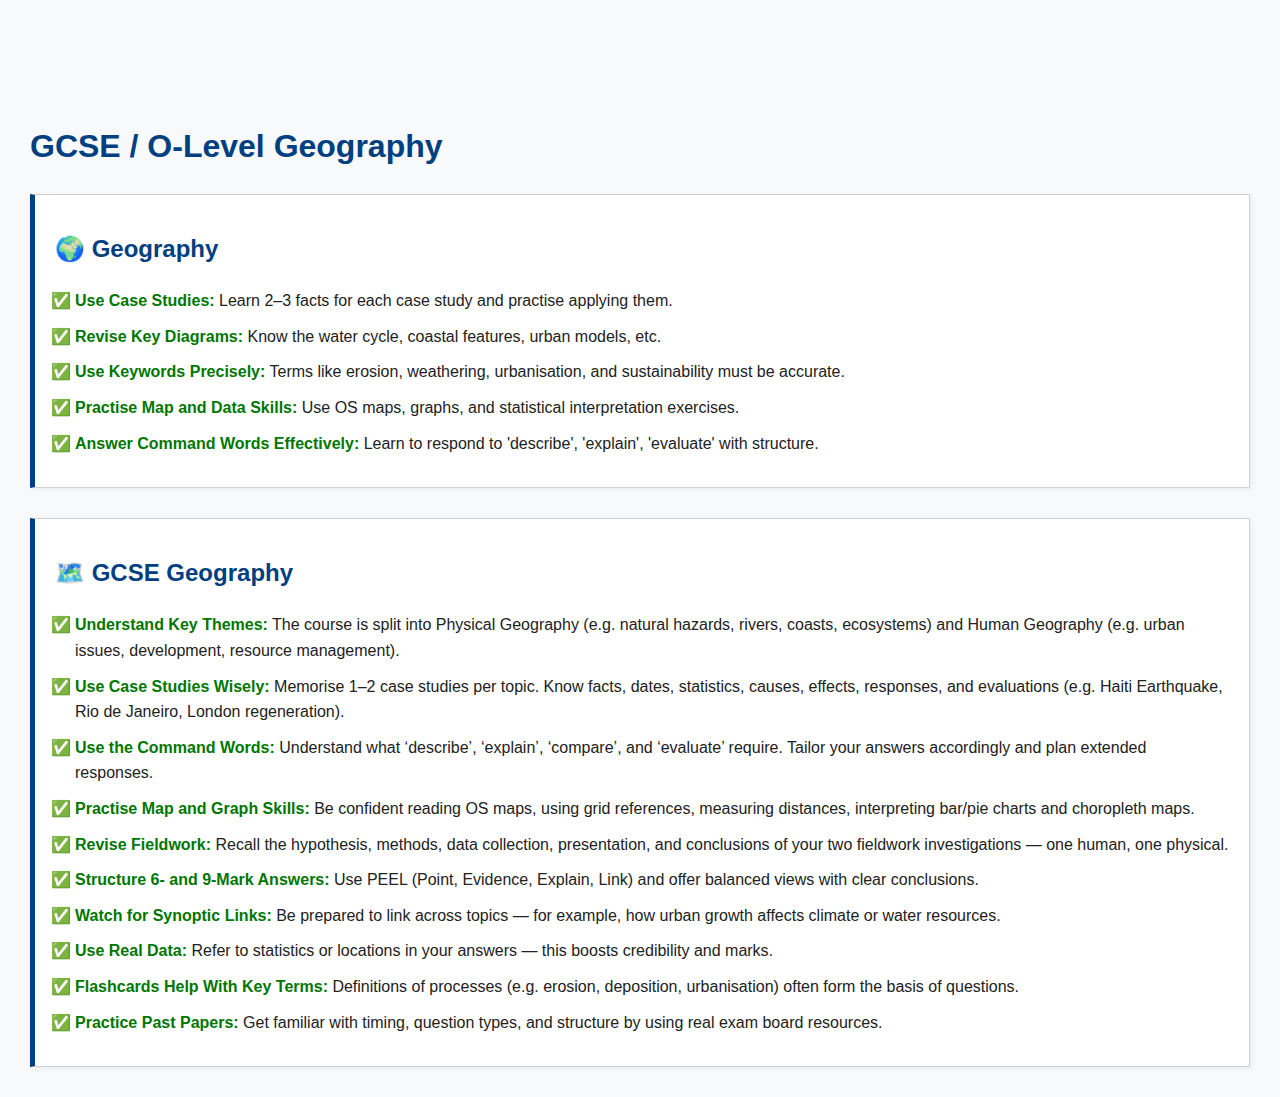
<file: geography.html>
<!DOCTYPE html>
<html lang="en">
<head>
  <meta charset="UTF-8">
  <title>Top Tips for Biology GCSE</title>
  <link rel="stylesheet" href="styles.css">
</head>
<body>
 

  <h1>GCSE / O-Level  Geography</h1>
<div class="subject-block">
  <h2>🌍 Geography</h2>
<ul>
<li><span class="tip">Use Case Studies:</span> Learn 2–3 facts for each case study and practise applying them.</li>
<li><span class="tip">Revise Key Diagrams:</span> Know the water cycle, coastal features, urban models, etc.</li>
<li><span class="tip">Use Keywords Precisely:</span> Terms like erosion, weathering, urbanisation, and sustainability must be accurate.</li>
<li><span class="tip">Practise Map and Data Skills:</span> Use OS maps, graphs, and statistical interpretation exercises.</li>
<li><span class="tip">Answer Command Words Effectively:</span> Learn to respond to 'describe', 'explain', 'evaluate' with structure.</li>
</ul>
</div>
<div class="subject-block">
  <h2>🗺️ GCSE Geography</h2>
<ul>
<li><span class="tip">Understand Key Themes:</span> The course is split into Physical Geography (e.g. natural hazards, rivers, coasts, ecosystems) and Human Geography (e.g. urban issues, development, resource management).</li>
<li><span class="tip">Use Case Studies Wisely:</span> Memorise 1–2 case studies per topic. Know facts, dates, statistics, causes, effects, responses, and evaluations (e.g. Haiti Earthquake, Rio de Janeiro, London regeneration).</li>
<li><span class="tip">Use the Command Words:</span> Understand what ‘describe’, ‘explain’, ‘compare’, and ‘evaluate’ require. Tailor your answers accordingly and plan extended responses.</li>
<li><span class="tip">Practise Map and Graph Skills:</span> Be confident reading OS maps, using grid references, measuring distances, interpreting bar/pie charts and choropleth maps.</li>
<li><span class="tip">Revise Fieldwork:</span> Recall the hypothesis, methods, data collection, presentation, and conclusions of your two fieldwork investigations — one human, one physical.</li>
<li><span class="tip">Structure 6- and 9-Mark Answers:</span> Use PEEL (Point, Evidence, Explain, Link) and offer balanced views with clear conclusions.</li>
<li><span class="tip">Watch for Synoptic Links:</span> Be prepared to link across topics — for example, how urban growth affects climate or water resources.</li>
<li><span class="tip">Use Real Data:</span> Refer to statistics or locations in your answers — this boosts credibility and marks.</li>
<li><span class="tip">Flashcards Help With Key Terms:</span> Definitions of processes (e.g. erosion, deposition, urbanisation) often form the basis of questions.</li>
<li><span class="tip">Practice Past Papers:</span> Get familiar with timing, question types, and structure by using real exam board resources.</li>
</ul>
</div>
</file>
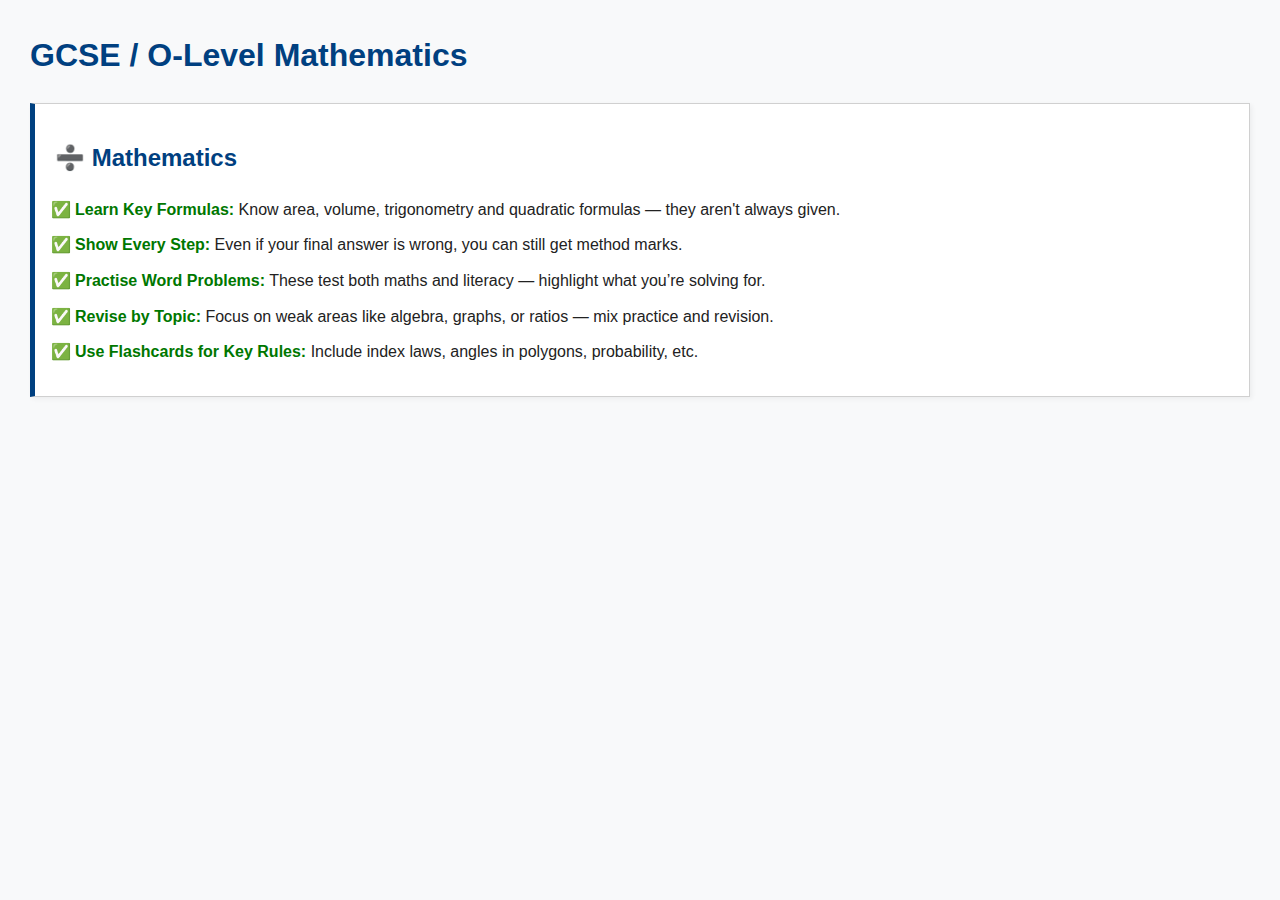
<file: mathematics.html>
<!DOCTYPE html>
<html lang="en">
<head>
  <meta charset="UTF-8">
  <title>Top Tips for GCSE Science</title>
  <style>
    body {
      font-family: Arial, sans-serif;
      line-height: 1.6;
      margin: 30px;
      background: #f8f9fa;
      color: #222;
    }
.sidebar, .sidepanel, #sidebar {
  display: none !important;
}
/* Expand main content to fill space */
.main-content, .content, #main {
  width: 100% !important;
  margin-left: 0 !important;
}
    h1, h2 {
      color: #004080;
    }
    ul {
      list-style-type: "✅ ";
      padding-left: 20px;
    }
    li {
      margin-bottom: 10px;
    }
    .tip {
      font-weight: bold;
      color: #007700;
    }
    .subject-block {
      background: #ffffff;
      border: 1px solid #d0d0d0;
      border-left: 5px solid #004080;
      padding: 15px 20px;
      margin-bottom: 30px;
      box-shadow: 2px 2px 5px rgba(0,0,0,0.05);
    }
  </style>
</head>
<body>
  <h1>GCSE / O-Level Mathematics</h1>
<div class="subject-block">
  <h2>➗ Mathematics</h2>
<ul>
<li><span class="tip">Learn Key Formulas:</span> Know area, volume, trigonometry and quadratic formulas — they aren't always given.</li>
<li><span class="tip">Show Every Step:</span> Even if your final answer is wrong, you can still get method marks.</li>
<li><span class="tip">Practise Word Problems:</span> These test both maths and literacy — highlight what you’re solving for.</li>
<li><span class="tip">Revise by Topic:</span> Focus on weak areas like algebra, graphs, or ratios — mix practice and revision.</li>
<li><span class="tip">Use Flashcards for Key Rules:</span> Include index laws, angles in polygons, probability, etc.</li>
</ul>
</div>
</file>
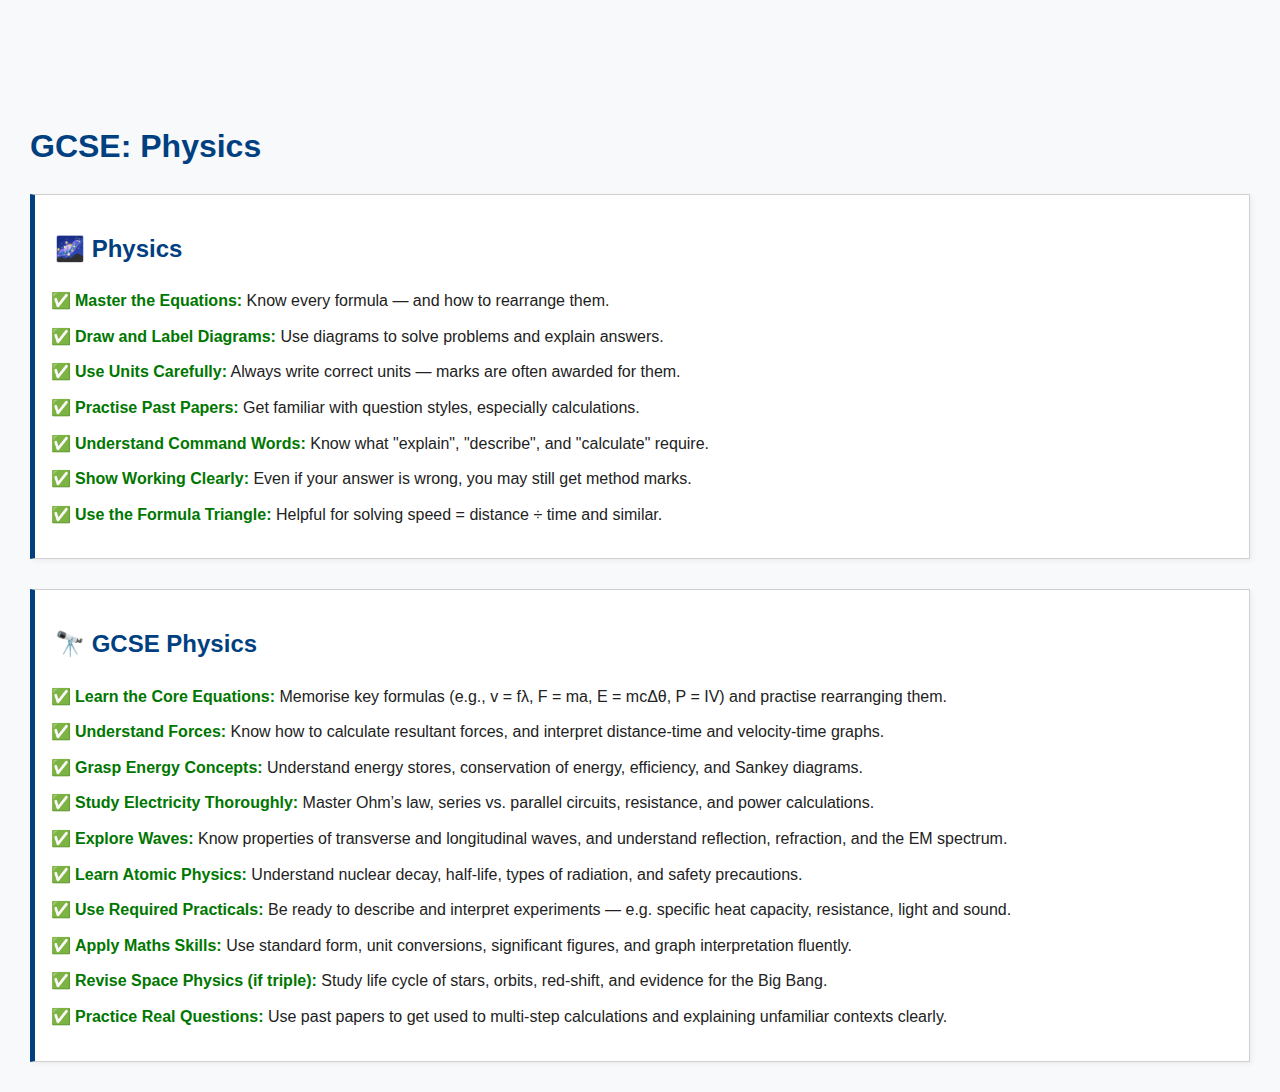
<file: physics.html>
<!DOCTYPE html>
<html lang="en">
<head>
  <meta charset="UTF-8">
  <title>Top Tips for Physics GCSE</title>
  <link rel="stylesheet" href="styles.css">
</head>
<body>
   <h1>GCSE: Physics</h1>

  <div w3-include-html="menu.html"></div>

  <!-- Load W3.js only once -->
  <script src="https://www.w3schools.com/lib/w3.js"></script>
  <script>
    w3.includeHTML();
  </script>
  
 <div class="subject-block">
    <h2>🌌 Physics</h2>
<ul>
<li><span class="tip">Master the Equations:</span> Know every formula — and how to rearrange them.</li>
<li><span class="tip">Draw and Label Diagrams:</span> Use diagrams to solve problems and explain answers.</li>
<li><span class="tip">Use Units Carefully:</span> Always write correct units — marks are often awarded for them.</li>
<li><span class="tip">Practise Past Papers:</span> Get familiar with question styles, especially calculations.</li>
<li><span class="tip">Understand Command Words:</span> Know what "explain", "describe", and "calculate" require.</li>
<li><span class="tip">Show Working Clearly:</span> Even if your answer is wrong, you may still get method marks.</li>
<li><span class="tip">Use the Formula Triangle:</span> Helpful for solving speed = distance ÷ time and similar.</li>
</ul>
  </div>
<div class="subject-block">
  <h2>🔭 GCSE Physics</h2>
<ul>
<li><span class="tip">Learn the Core Equations:</span> Memorise key formulas (e.g., v = fλ, F = ma, E = mcΔθ, P = IV) and practise rearranging them.</li>
<li><span class="tip">Understand Forces:</span> Know how to calculate resultant forces, and interpret distance-time and velocity-time graphs.</li>
<li><span class="tip">Grasp Energy Concepts:</span> Understand energy stores, conservation of energy, efficiency, and Sankey diagrams.</li>
<li><span class="tip">Study Electricity Thoroughly:</span> Master Ohm’s law, series vs. parallel circuits, resistance, and power calculations.</li>
<li><span class="tip">Explore Waves:</span> Know properties of transverse and longitudinal waves, and understand reflection, refraction, and the EM spectrum.</li>
<li><span class="tip">Learn Atomic Physics:</span> Understand nuclear decay, half-life, types of radiation, and safety precautions.</li>
<li><span class="tip">Use Required Practicals:</span> Be ready to describe and interpret experiments — e.g. specific heat capacity, resistance, light and sound.</li>
<li><span class="tip">Apply Maths Skills:</span> Use standard form, unit conversions, significant figures, and graph interpretation fluently.</li>
<li><span class="tip">Revise Space Physics (if triple):</span> Study life cycle of stars, orbits, red-shift, and evidence for the Big Bang.</li>
<li><span class="tip">Practice Real Questions:</span> Use past papers to get used to multi-step calculations and explaining unfamiliar contexts clearly.</li>
</ul>
</div>
</file>
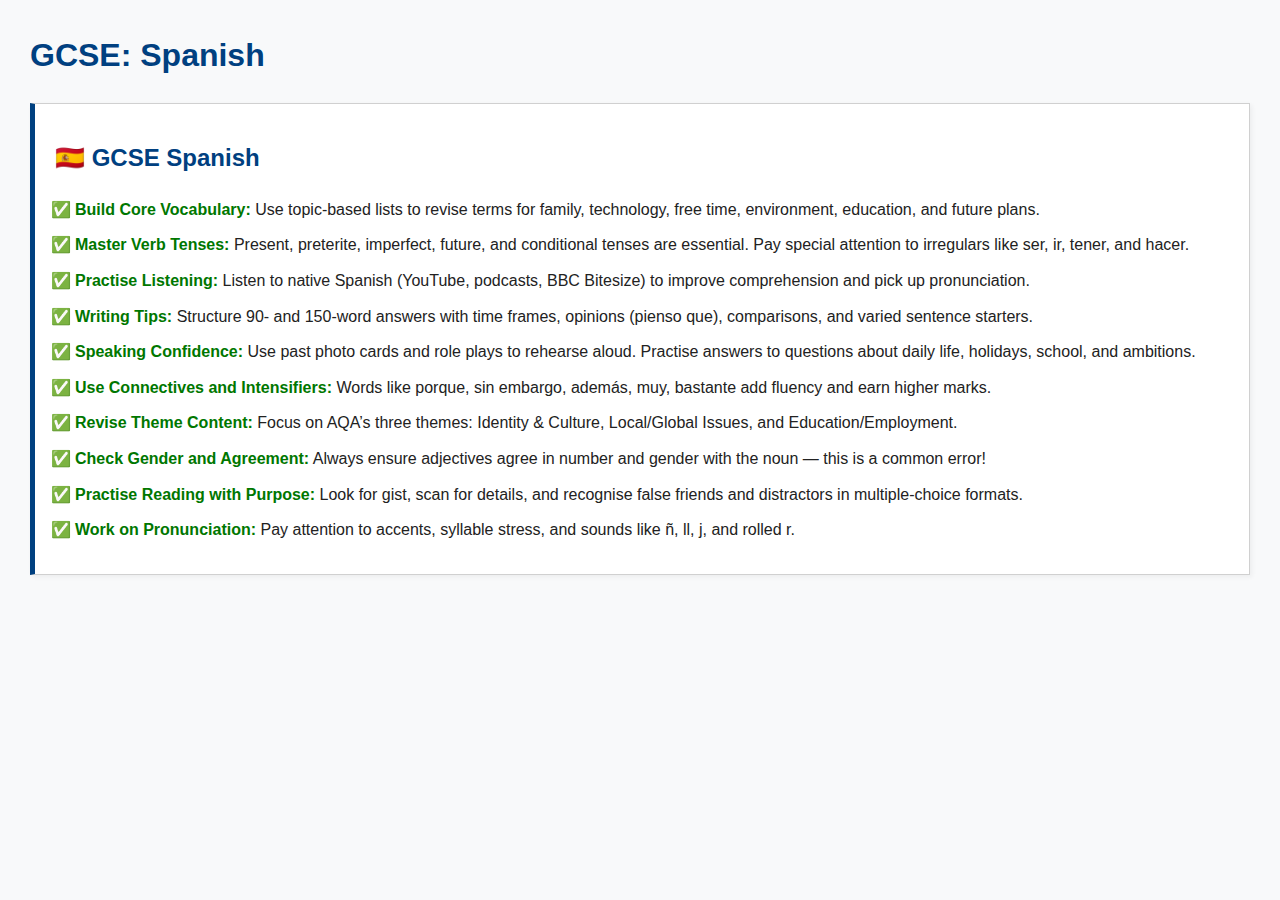
<file: spanish.html>
<!DOCTYPE html>
<html lang="en">
<head>
  <meta charset="UTF-8">
  <title>Top Tips for GCSE Spanish</title>
  <style>
    body {
      font-family: Arial, sans-serif;
      line-height: 1.6;
      margin: 30px;
      background: #f8f9fa;
      color: #222;
    }
.sidebar, .sidepanel, #sidebar {
  display: none !important;
}
/* Expand main content to fill space */
.main-content, .content, #main {
  width: 100% !important;
  margin-left: 0 !important;
}
    h1, h2 {
      color: #004080;
    }
    ul {
      list-style-type: "✅ ";
      padding-left: 20px;
    }
    li {
      margin-bottom: 10px;
    }
    .tip {
      font-weight: bold;
      color: #007700;
    }
    .subject-block {
      background: #ffffff;
      border: 1px solid #d0d0d0;
      border-left: 5px solid #004080;
      padding: 15px 20px;
      margin-bottom: 30px;
      box-shadow: 2px 2px 5px rgba(0,0,0,0.05);
    }
  </style>
</head>
<body>
  <h1>GCSE: Spanish</h1>
<div class="subject-block">
  <h2>🇪🇸 GCSE Spanish</h2>
<ul>
<li><span class="tip">Build Core Vocabulary:</span> Use topic-based lists to revise terms for family, technology, free time, environment, education, and future plans.</li>
<li><span class="tip">Master Verb Tenses:</span> Present, preterite, imperfect, future, and conditional tenses are essential. Pay special attention to irregulars like ser, ir, tener, and hacer.</li>
<li><span class="tip">Practise Listening:</span> Listen to native Spanish (YouTube, podcasts, BBC Bitesize) to improve comprehension and pick up pronunciation.</li>
<li><span class="tip">Writing Tips:</span> Structure 90- and 150-word answers with time frames, opinions (pienso que), comparisons, and varied sentence starters.</li>
<li><span class="tip">Speaking Confidence:</span> Use past photo cards and role plays to rehearse aloud. Practise answers to questions about daily life, holidays, school, and ambitions.</li>
<li><span class="tip">Use Connectives and Intensifiers:</span> Words like porque, sin embargo, además, muy, bastante add fluency and earn higher marks.</li>
<li><span class="tip">Revise Theme Content:</span> Focus on AQA’s three themes: Identity & Culture, Local/Global Issues, and Education/Employment.</li>
<li><span class="tip">Check Gender and Agreement:</span> Always ensure adjectives agree in number and gender with the noun — this is a common error!</li>
<li><span class="tip">Practise Reading with Purpose:</span> Look for gist, scan for details, and recognise false friends and distractors in multiple-choice formats.</li>
<li><span class="tip">Work on Pronunciation:</span> Pay attention to accents, syllable stress, and sounds like ñ, ll, j, and rolled r.</li>
</ul>
</div>
</file>
<file: styles.css>
/* General body styles */
body {
  font-family: Arial, sans-serif;
  line-height: 1.6;
  margin: 30px;
  background: #f8f9fa;
  color: #222;
}

h1, h2 {
  color: #004080;
}

/* Default list style (for tips etc.) */
ul:not(.horizontal-menu) {
  list-style-type: "✅ ";
  padding-left: 20px;
}

li {
  margin-bottom: 10px;
}

/* Styling for sidebar removal and content expansion */
.sidebar, .sidepanel, #sidebar {
  display: none !important;
}

.main-content, .content, #main {
  width: 100% !important;
  margin-left: 0 !important;
}

/* Tip label styling */
.tip {
  font-weight: bold;
  color: #007700;
}

/* Box styling for subject sections */
.subject-block {
  background: #ffffff;
  border: 1px solid #d0d0d0;
  border-left: 5px solid #004080;
  padding: 15px 20px;
  margin-bottom: 30px;
  box-shadow: 2px 2px 5px rgba(0, 0, 0, 0.05);
}

/* Ensure included menu area spans full width */
div[w3-include-html] {
  width: 100%;
}

/* Horizontal menu styling */
.horizontal-menu {
  position: fixed;
  top: 0;
  left: 0;
  width: 100%;
  z-index: 1000;
  border-radius: 0; /* Remove rounding if full-width */
}
body {
  padding-top: 70px; /* Prevent menu overlapping content */
}

/* Horizontal menu list items */
.horizontal-menu li {
  margin: 0;
  padding: 14px 20px;
}

/* Menu links */
.horizontal-menu li a {
  text-decoration: none;
  color: white;
  font-weight: bold;
  transition: color 0.3s;
}

.horizontal-menu li a:hover {
  color: #ffcc00;
}
</file>
